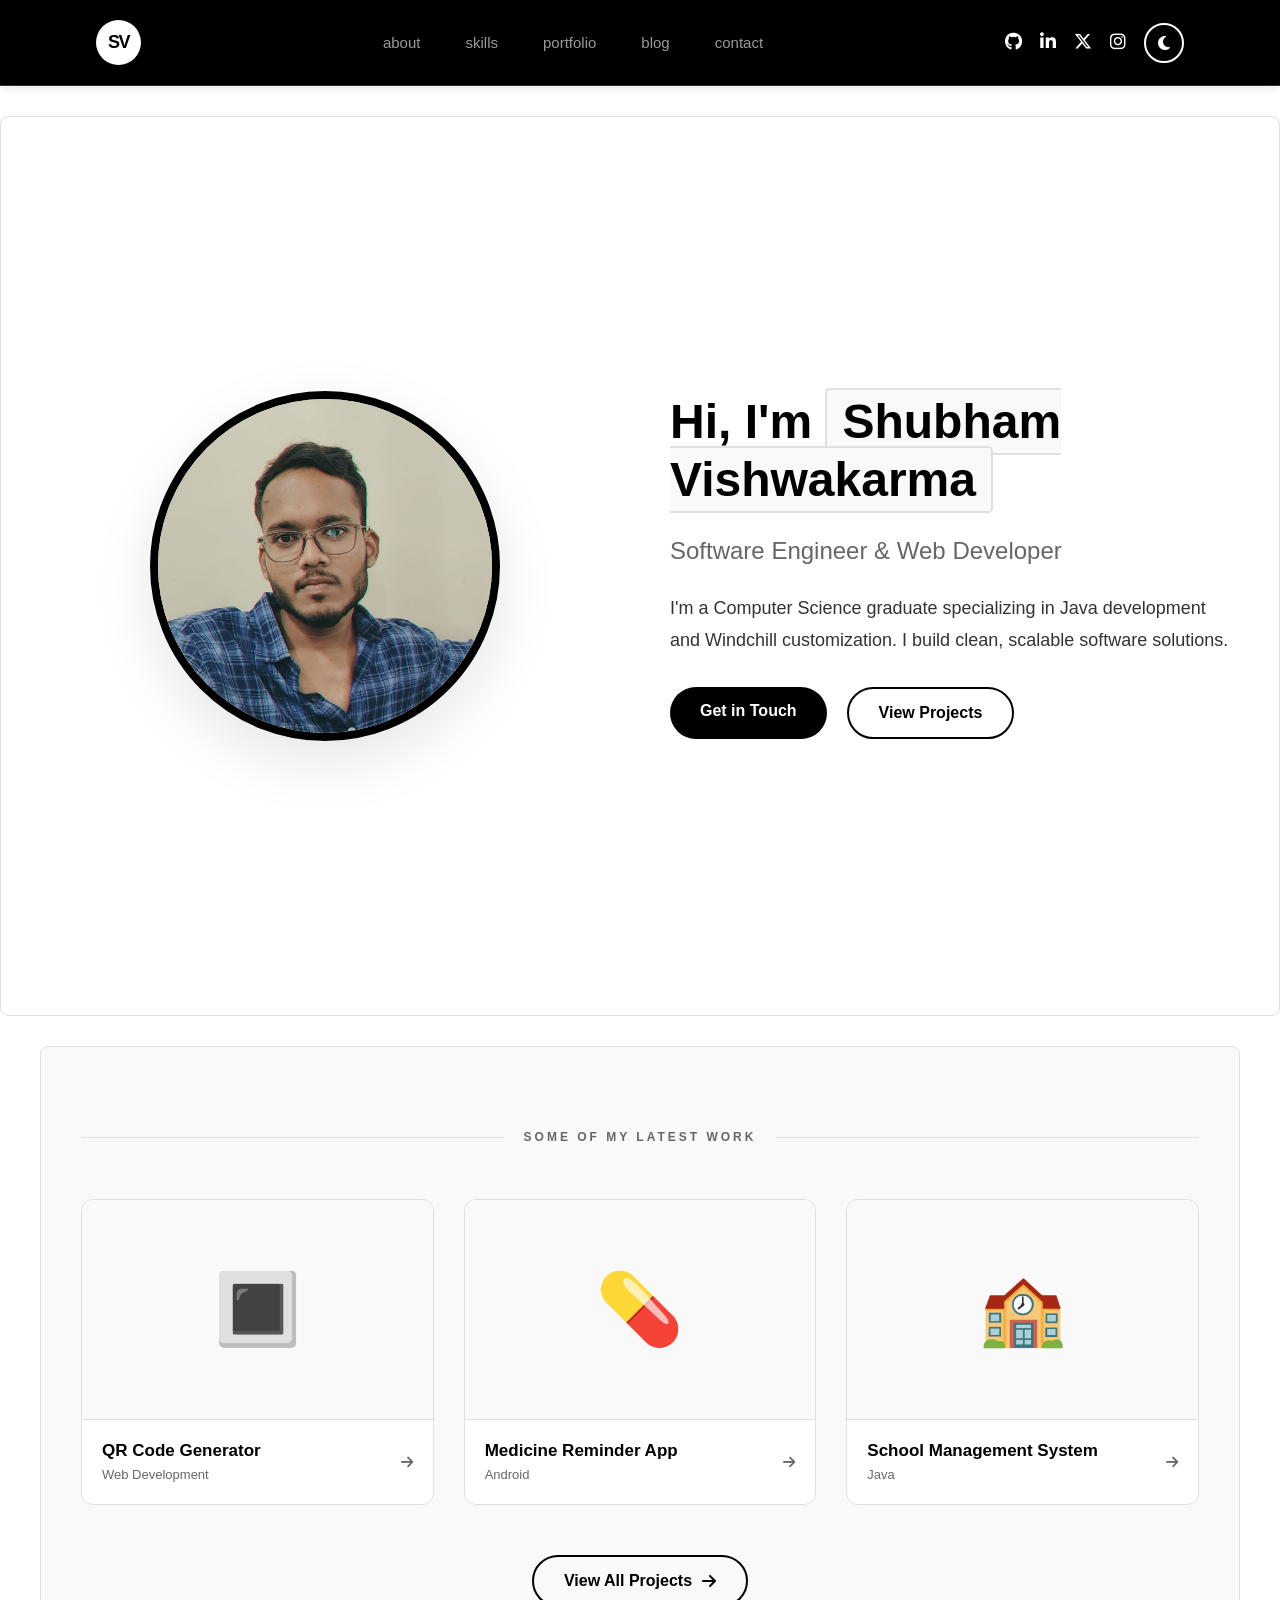
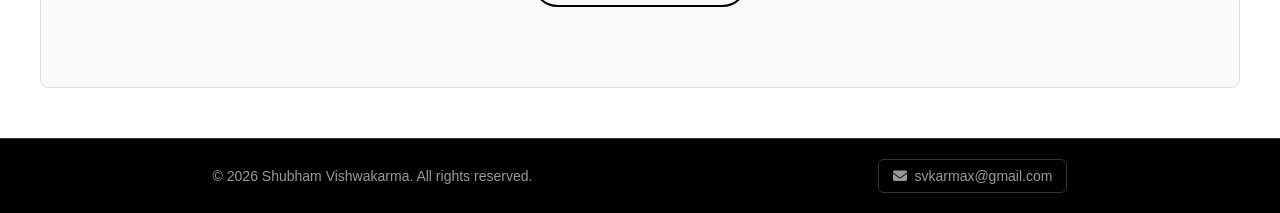
<file: index.html>
<!DOCTYPE html>
<html lang="en">
<head>
    <meta charset="UTF-8">
    <meta name="viewport" content="width=device-width, initial-scale=1.0">
    <title>Shubham Vishwakarma | Software Engineer & Web Developer</title>

    <!-- SEO -->
    <meta name="description" content="Shubham Vishwakarma - Software Engineer
    specializing in Java development and Windchill customization.">
    <meta name="author" content="Shubham Vishwakarma">

    <!-- Favicon -->
    <link rel="icon" type="image/svg+xml" href="svg/favicon.svg">
    <link rel="stylesheet" href="https://cdnjs.cloudflare.com/ajax/libs/font-awesome/6.5.1/css/all.min.css">
    <link rel="stylesheet" href="css/style.css">
</head>
<body>

<!-- HEADER -->
<header class="navbar">
    <div class="nav-container">

        <!-- Logo -->
        <div class="logo">
            <a href="index.html" class="logo-link">
                <div class="logo-circular">
                    <div class="initials">SV</div>
                </div>
            </a>
        </div>

        <!-- Navigation Links -->
        <nav class="nav-links">
            <a href="about/index.html">about</a>
            <a href="skills/index.html">skills</a>
            <a href="portfolio/index.html">portfolio</a>
            <a href="blog/index.html">blog</a>
            <a href="contact/index.html">contact</a>
        </nav>

        <button class="hamburger" id="hamburger" aria-label="Menu">
            <span></span>
            <span></span>
            <span></span>
        </button>

        <div class="nav-social">
            <a href="https://github.com/svkarmax" target="_blank" aria-label="GitHub">
                <i class="fab fa-github"></i>
            </a>
            <a href="https://linkedin.com/in/svkarmax" target="_blank" aria-label="LinkedIn">
                <i class="fab fa-linkedin-in"></i>
            </a>
            <a href="https://twitter.com/yourusername" target="_blank" aria-label="Twitter">
                <i class="fab fa-x-twitter"></i>
            </a>
            <a href="https://instagram.com/svkarmax" target="_blank" aria-label="Instagram">
                <i class="fab fa-instagram"></i>
            </a>

            <!-- Theme Toggle Button -->
            <button id="theme-toggle" class="theme-toggle" aria-label="Toggle theme">
                <i class="fas fa-moon"></i>
            </button>
        </div>

    </div>
</header>

<!-- HERO SECTION -->
<section class="hero">
    <div class="hero-container">

        <!-- Photo -->
        <div class="hero-image">
            <img src="images/profile.jpeg" alt="Shubham Vishwakarma">
        </div>

        <!-- Text Content -->
        <div class="hero-content">
            <h1>Hi, I'm <span class="highlight">Shubham Vishwakarma</span></h1>
            <p class="subtitle">Software Engineer & Web Developer</p>
            <p class="description">
                I'm a Computer Science graduate specializing in Java development
                and Windchill customization. I build clean, scalable software solutions.
            </p>
            <div class="hero-buttons">
                <a href="contact/index.html" class="btn btn-primary">Get in Touch</a>
                <a href="portfolio/index.html" class="btn btn-secondary">View Projects</a>
            </div>
        </div>

    </div>
</section>

<!-- WORK SECTION -->
<section class="work-section" id="projects">
    <div class="work-header">
        <p class="work-label">SOME OF MY LATEST WORK</p>
    </div>

    <!-- Cards auto generated from projects.js -->
    <div class="work-grid" id="featured-grid"></div>

    <!-- View All -->
    <div class="work-more">
        <a href="portfolio/index.html" class="btn btn-secondary">
            View All Projects <i class="fas fa-arrow-right"></i>
        </a>
    </div>
</section>



<!-- Scroll to Top Button -->
<button id="scrollTopBtn" class="scroll-top-btn" aria-label="Scroll to top">
    <i class="fas fa-chevron-up"></i>
</button>




<!-- FOOTER -->
<footer class="footer">
    <div class="footer-bottom">
        <div class="footer-bottom-container">
            <p>© 2026 Shubham Vishwakarma. All rights reserved.</p>
            <a href="https://mail.google.com/mail/?view=cm&to=svkarmax@gmail.com"
               target="_blank" class="footer-mail-link">
                <i class="fas fa-envelope"></i>
                svkarmax@gmail.com
            </a>
        </div>
    </div>
</footer>

<!-- Load projects data FIRST then script -->
<script src="js/projects.js"></script>
<script src="js/script.js"></script>

</body>
</html>
</file>
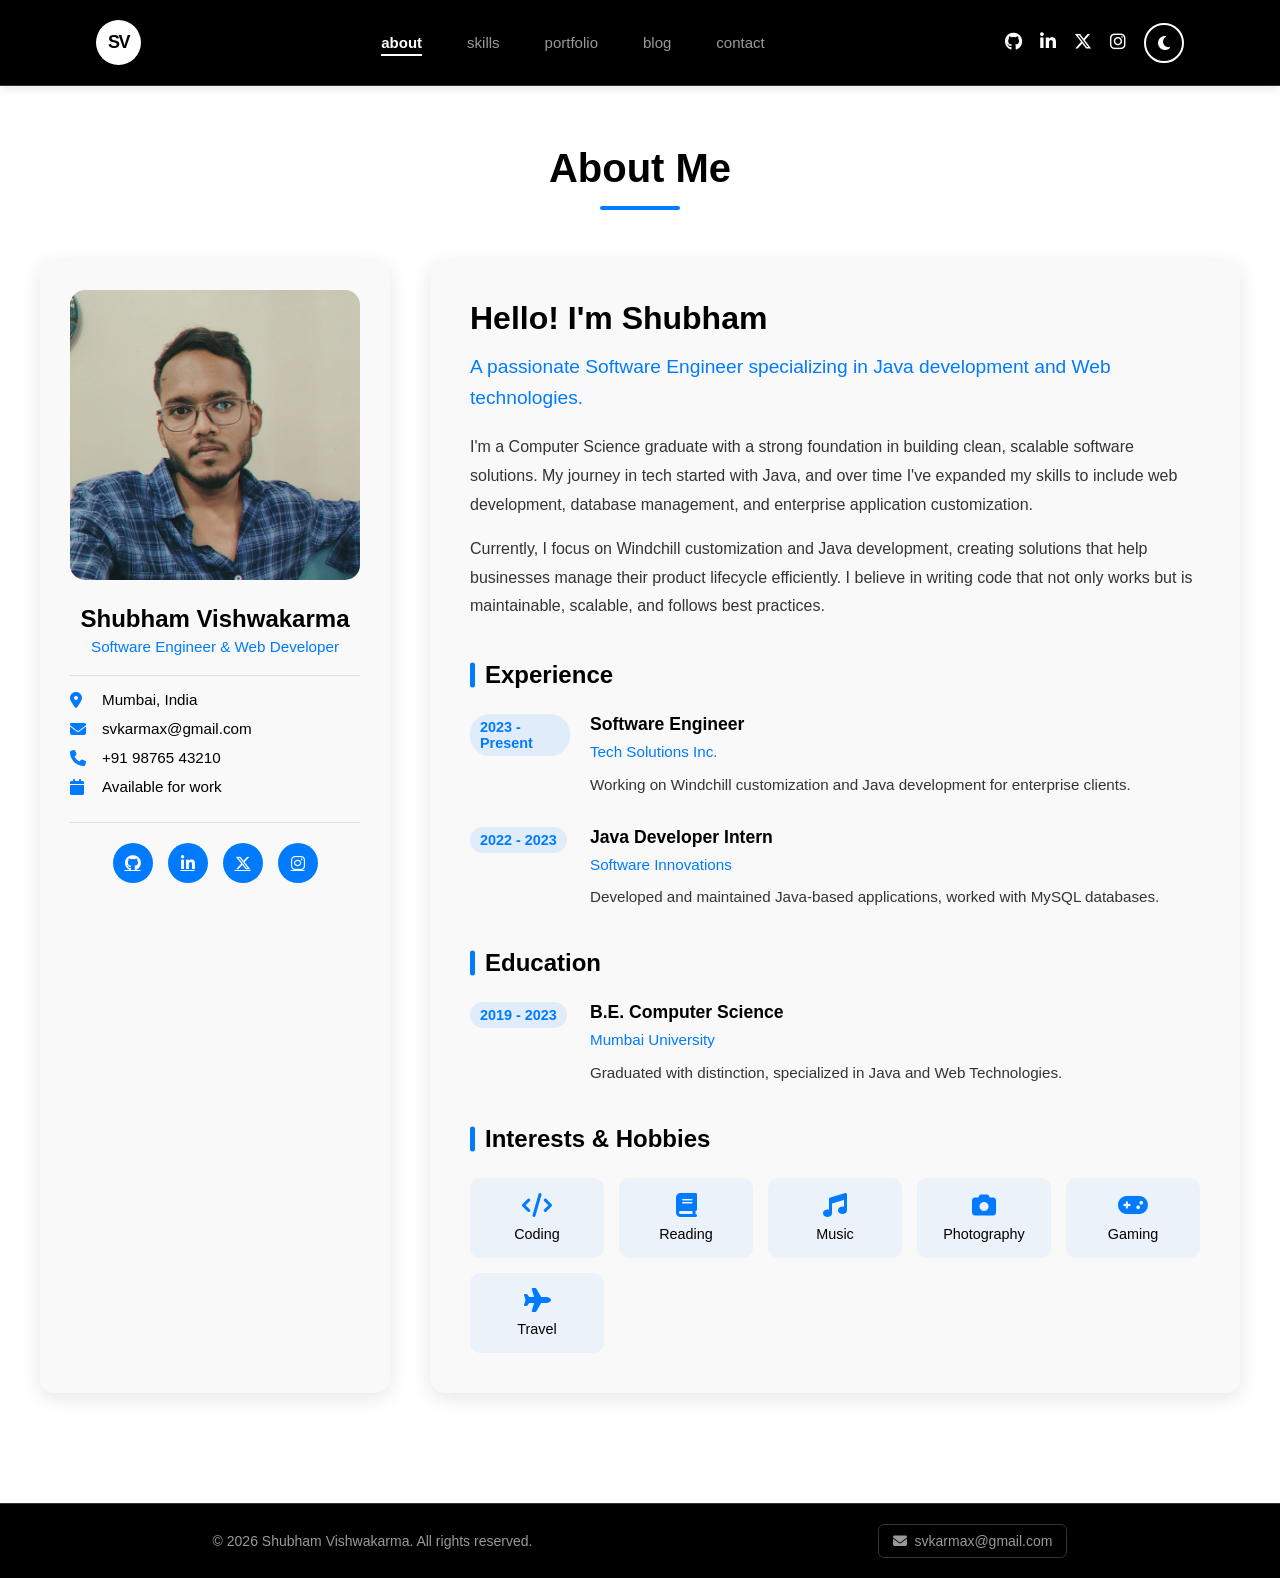
<file: about/index.html>
<!DOCTYPE html>
<html lang="en">
<head>
    <meta charset="UTF-8">
    <meta name="viewport" content="width=device-width, initial-scale=1.0">
    <title>About Me | Shubham Vishwakarma</title>

    <!-- SEO -->
    <meta name="description" content="About Shubham Vishwakarma - Software Engineer specializing in Java development and Windchill customization.">

    <!-- Favicon -->
    <link rel="icon" type="image/svg+xml" href="../svg/favicon.svg">
    <link rel="stylesheet" href="https://cdnjs.cloudflare.com/ajax/libs/font-awesome/6.5.1/css/all.min.css">
    <link rel="stylesheet" href="../css/style.css">
</head>
<body>

<!-- HEADER (same as index.html) -->
<header class="navbar">
    <div class="nav-container">
        <div class="logo">
            <a href="../index.html" class="logo-link">
                <div class="logo-circular">
                    <div class="initials">SV</div>
                </div>
            </a>
        </div>

        <nav class="nav-links">
            <a href="../about/index.html">about</a>
            <a href="../skills/index.html">skills</a>
            <a href="../portfolio/index.html">portfolio</a>
            <a href="../blog/index.html">blog</a>
            <a href="../contact/index.html">contact</a>
        </nav>

        <button class="hamburger" id="hamburger" aria-label="Menu">
            <span></span>
            <span></span>
            <span></span>
        </button>

        <div class="nav-social">
            <a href="https://github.com/svkarmax" target="_blank" aria-label="GitHub">
                <i class="fab fa-github"></i>
            </a>
            <a href="https://linkedin.com/in/svkarmax" target="_blank" aria-label="LinkedIn">
                <i class="fab fa-linkedin-in"></i>
            </a>
            <a href="https://twitter.com/yourusername" target="_blank" aria-label="Twitter">
                <i class="fab fa-x-twitter"></i>
            </a>
            <a href="https://instagram.com/svkarmax" target="_blank" aria-label="Instagram">
                <i class="fab fa-instagram"></i>
            </a>
            <button id="theme-toggle" class="theme-toggle" aria-label="Toggle theme">
                <i class="fas fa-moon"></i>
            </button>
        </div>
    </div>
</header>

<!-- ABOUT PAGE CONTENT -->
<main class="about-page">
    <div class="container">
        <!-- Page Header -->
        <div class="page-header">
            <h1>About Me</h1>
            <div class="header-line"></div>
        </div>

        <!-- About Content -->
        <div class="about-content">
            <!-- Left Column - Profile Image & Info -->
            <div class="about-left">
                <div class="profile-image-large">
                    <img src="../images/profile.jpeg" alt="Shubham Vishwakarma">
                </div>

                <div class="personal-info">
                    <h3>Shubham Vishwakarma</h3>
                    <p class="title">Software Engineer & Web Developer</p>

                    <div class="info-details">
                        <div class="info-item">
                            <i class="fas fa-map-marker-alt"></i>
                            <span>Mumbai, India</span>
                        </div>
                        <div class="info-item">
                            <i class="fas fa-envelope"></i>
                            <span>svkarmax@gmail.com</span>
                        </div>
                        <div class="info-item">
                            <i class="fas fa-phone"></i>
                            <span>+91 98765 43210</span>
                        </div>
                        <div class="info-item">
                            <i class="fas fa-calendar"></i>
                            <span>Available for work</span>
                        </div>
                    </div>

                    <div class="social-links">
                        <a href="https://github.com/svkarmax" target="_blank"><i class="fab fa-github"></i></a>
                        <a href="https://linkedin.com/in/svkarmax" target="_blank"><i class="fab fa-linkedin-in"></i></a>
                        <a href="https://twitter.com/yourusername" target="_blank"><i class="fab fa-x-twitter"></i></a>
                        <a href="https://instagram.com/svkarmax" target="_blank"><i class="fab fa-instagram"></i></a>
                    </div>
                </div>
            </div>

            <!-- Right Column - Bio & Details -->
            <div class="about-right">
                <div class="bio-section">
                    <h2>Hello! I'm Shubham</h2>
                    <p class="lead">A passionate Software Engineer specializing in Java development and Web technologies.</p>

                    <p>I'm a Computer Science graduate with a strong foundation in building clean, scalable software solutions. My journey in tech started with Java, and over time I've expanded my skills to include web development, database management, and enterprise application customization.</p>

                    <p>Currently, I focus on Windchill customization and Java development, creating solutions that help businesses manage their product lifecycle efficiently. I believe in writing code that not only works but is maintainable, scalable, and follows best practices.</p>
                </div>

                <div class="experience-section">
                    <h3>Experience</h3>

                    <div class="timeline">
                        <div class="timeline-item">
                            <div class="timeline-left">
                                <span class="year">2023 - Present</span>
                            </div>
                            <div class="timeline-right">
                                <h4>Software Engineer</h4>
                                <p class="company">Tech Solutions Inc.</p>
                                <p>Working on Windchill customization and Java development for enterprise clients.</p>
                            </div>
                        </div>

                        <div class="timeline-item">
                            <div class="timeline-left">
                                <span class="year">2022 - 2023</span>
                            </div>
                            <div class="timeline-right">
                                <h4>Java Developer Intern</h4>
                                <p class="company">Software Innovations</p>
                                <p>Developed and maintained Java-based applications, worked with MySQL databases.</p>
                            </div>
                        </div>
                    </div>
                </div>

                <div class="education-section">
                    <h3>Education</h3>

                    <div class="timeline">
                        <div class="timeline-item">
                            <div class="timeline-left">
                                <span class="year">2019 - 2023</span>
                            </div>
                            <div class="timeline-right">
                                <h4>B.E. Computer Science</h4>
                                <p class="company">Mumbai University</p>
                                <p>Graduated with distinction, specialized in Java and Web Technologies.</p>
                            </div>
                        </div>
                    </div>
                </div>

                <div class="interests-section">
                    <h3>Interests & Hobbies</h3>
                    <div class="interests-grid">
                        <div class="interest-item">
                            <i class="fas fa-code"></i>
                            <span>Coding</span>
                        </div>
                        <div class="interest-item">
                            <i class="fas fa-book"></i>
                            <span>Reading</span>
                        </div>
                        <div class="interest-item">
                            <i class="fas fa-music"></i>
                            <span>Music</span>
                        </div>
                        <div class="interest-item">
                            <i class="fas fa-camera"></i>
                            <span>Photography</span>
                        </div>
                        <div class="interest-item">
                            <i class="fas fa-gamepad"></i>
                            <span>Gaming</span>
                        </div>
                        <div class="interest-item">
                            <i class="fas fa-plane"></i>
                            <span>Travel</span>
                        </div>
                    </div>
                </div>
            </div>
        </div>
    </div>
</main>

<!-- Scroll to Top Button -->
<button id="scrollTopBtn" class="scroll-top-btn" aria-label="Scroll to top">
    <i class="fas fa-chevron-up"></i>
</button>

<!-- FOOTER -->
<footer class="footer">
    <div class="footer-bottom">
        <div class="footer-bottom-container">
            <p>© 2026 Shubham Vishwakarma. All rights reserved.</p>
            <a href="https://mail.google.com/mail/?view=cm&to=svkarmax@gmail.com"
               target="_blank" class="footer-mail-link">
                <i class="fas fa-envelope"></i>
                svkarmax@gmail.com
            </a>
        </div>
    </div>
</footer>

<!-- Scripts -->
<script src="../js/projects.js"></script>
<script src="../js/script.js"></script>

</body>
</html>
</file>
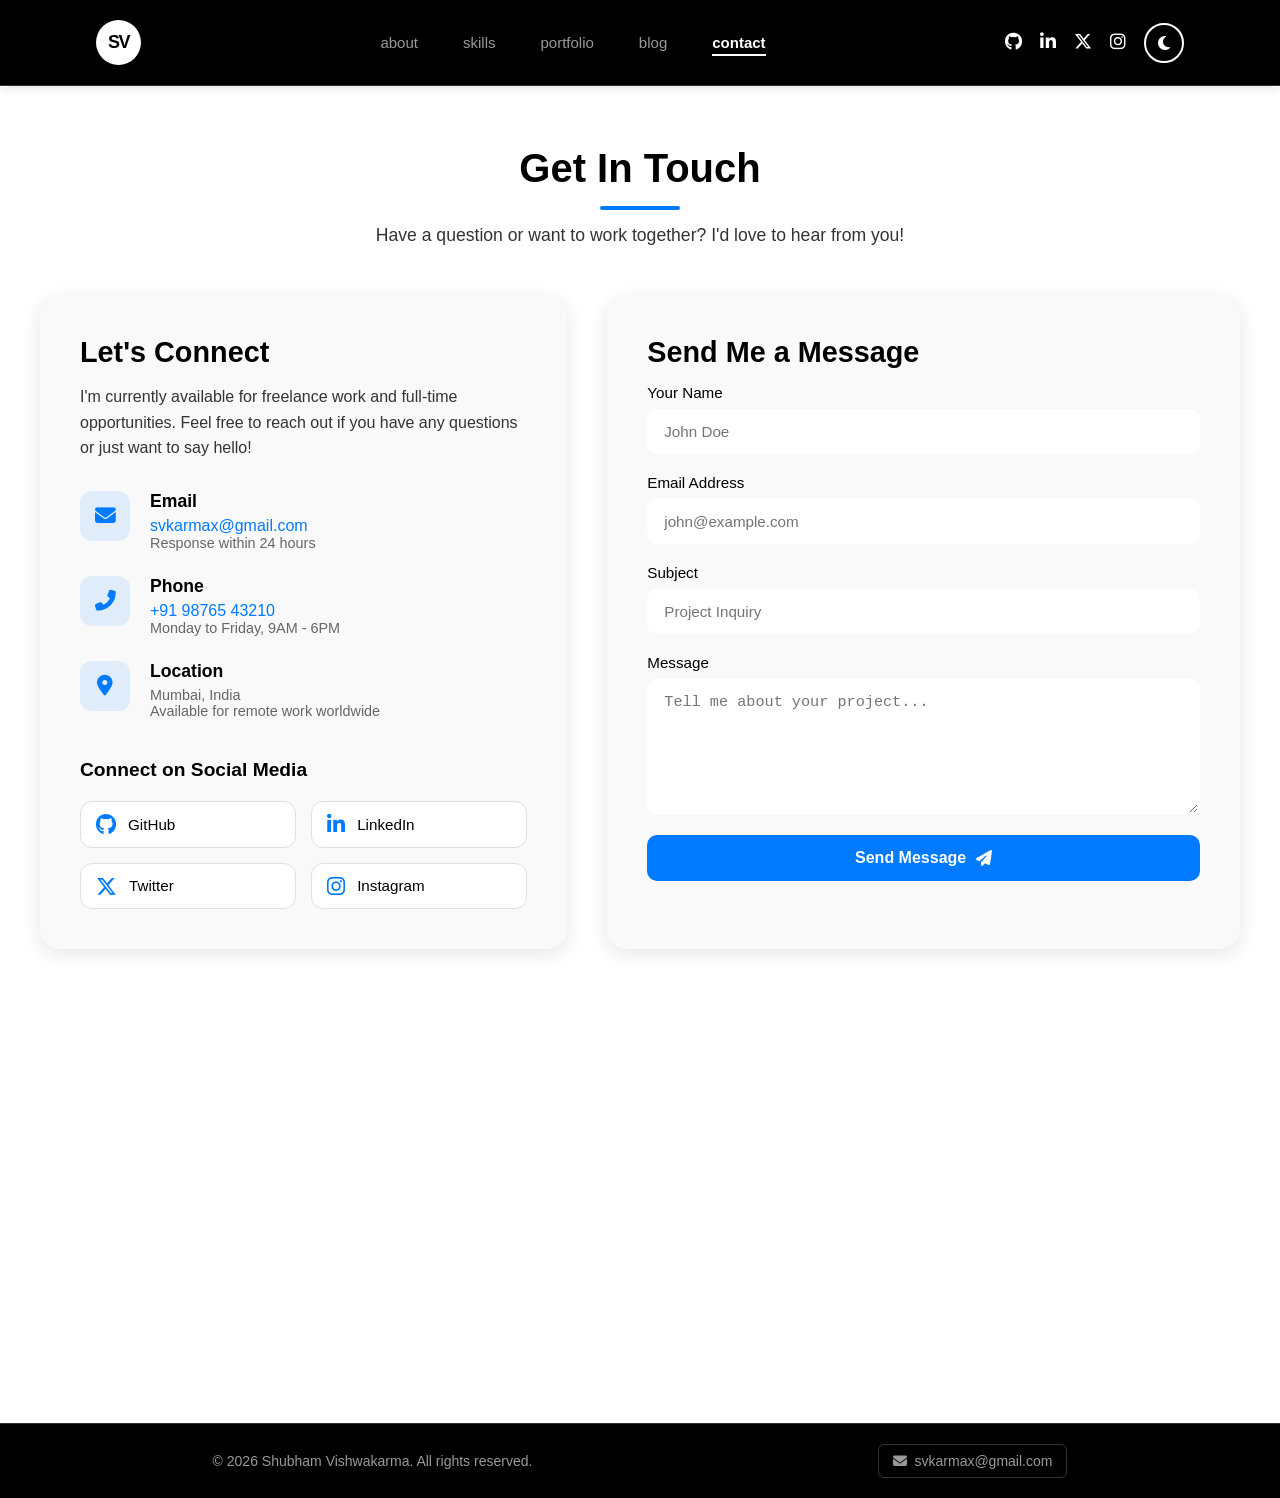
<file: contact/index.html>
<!DOCTYPE html>
<html lang="en">
<head>
    <meta charset="UTF-8">
    <meta name="viewport" content="width=device-width, initial-scale=1.0">
    <title>Contact | Shubham Vishwakarma</title>

    <!-- SEO -->
    <meta name="description" content="Get in touch with Shubham Vishwakarma - Software Engineer specializing in Java and Web Development">

    <!-- Favicon -->
    <link rel="icon" type="image/svg+xml" href="../svg/favicon.svg">
    <link rel="stylesheet" href="https://cdnjs.cloudflare.com/ajax/libs/font-awesome/6.5.1/css/all.min.css">
    <link rel="stylesheet" href="../css/style.css">
</head>
<body>

<!-- HEADER (same as index.html) -->
<header class="navbar">
    <div class="nav-container">
        <div class="logo">
            <a href="../index.html" class="logo-link">
                <div class="logo-circular">
                    <div class="initials">SV</div>
                </div>
            </a>
        </div>

        <nav class="nav-links">
            <a href="../about/index.html">about</a>
            <a href="../skills/index.html">skills</a>
            <a href="../portfolio/index.html">portfolio</a>
            <a href="../blog/index.html">blog</a>
            <a href="../contact/index.html">contact</a>
        </nav>

        <button class="hamburger" id="hamburger" aria-label="Menu">
            <span></span>
            <span></span>
            <span></span>
        </button>

        <div class="nav-social">
            <a href="https://github.com/svkarmax" target="_blank" aria-label="GitHub">
                <i class="fab fa-github"></i>
            </a>
            <a href="https://linkedin.com/in/svkarmax" target="_blank" aria-label="LinkedIn">
                <i class="fab fa-linkedin-in"></i>
            </a>
            <a href="https://twitter.com/yourusername" target="_blank" aria-label="Twitter">
                <i class="fab fa-x-twitter"></i>
            </a>
            <a href="https://instagram.com/svkarmax" target="_blank" aria-label="Instagram">
                <i class="fab fa-instagram"></i>
            </a>
            <button id="theme-toggle" class="theme-toggle" aria-label="Toggle theme">
                <i class="fas fa-moon"></i>
            </button>
        </div>
    </div>
</header>

<!-- CONTACT PAGE CONTENT -->
<main class="contact-page">
    <div class="container">
        <!-- Page Header -->
        <div class="page-header">
            <h1>Get In Touch</h1>
            <div class="header-line"></div>
            <p class="header-subtitle">Have a question or want to work together? I'd love to hear from you!</p>
        </div>

        <!-- Contact Content -->
        <div class="contact-content">
            <!-- Left Column - Contact Info -->
            <div class="contact-info">
                <h2>Let's Connect</h2>
                <p class="contact-description">
                    I'm currently available for freelance work and full-time opportunities.
                    Feel free to reach out if you have any questions or just want to say hello!
                </p>

                <!-- Contact Methods -->
                <div class="contact-methods">
                    <!-- Email -->
                    <div class="contact-method">
                        <div class="method-icon">
                            <i class="fas fa-envelope"></i>
                        </div>
                        <div class="method-details">
                            <h3>Email</h3>
                            <a href="mailto:svkarmax@gmail.com">svkarmax@gmail.com</a>
                            <p>Response within 24 hours</p>
                        </div>
                    </div>

                    <!-- Phone -->
                    <div class="contact-method">
                        <div class="method-icon">
                            <i class="fas fa-phone-alt"></i>
                        </div>
                        <div class="method-details">
                            <h3>Phone</h3>
                            <a href="tel:+919876543210">+91 98765 43210</a>
                            <p>Monday to Friday, 9AM - 6PM</p>
                        </div>
                    </div>

                    <!-- Location -->
                    <div class="contact-method">
                        <div class="method-icon">
                            <i class="fas fa-map-marker-alt"></i>
                        </div>
                        <div class="method-details">
                            <h3>Location</h3>
                            <p>Mumbai, India</p>
                            <p>Available for remote work worldwide</p>
                        </div>
                    </div>
                </div>

                <!-- Social Connect -->
                <div class="social-connect">
                    <h3>Connect on Social Media</h3>
                    <div class="social-grid">
                        <a href="https://github.com/svkarmax" target="_blank" class="social-item">
                            <i class="fab fa-github"></i>
                            <span>GitHub</span>
                        </a>
                        <a href="https://linkedin.com/in/svkarmax" target="_blank" class="social-item">
                            <i class="fab fa-linkedin-in"></i>
                            <span>LinkedIn</span>
                        </a>
                        <a href="https://twitter.com/yourusername" target="_blank" class="social-item">
                            <i class="fab fa-x-twitter"></i>
                            <span>Twitter</span>
                        </a>
                        <a href="https://instagram.com/svkarmax" target="_blank" class="social-item">
                            <i class="fab fa-instagram"></i>
                            <span>Instagram</span>
                        </a>
                    </div>
                </div>
            </div>

            <!-- Right Column - Contact Form -->
            <div class="contact-form-container">
                <h2>Send Me a Message</h2>
                <form id="contactForm" class="contact-form">
                    <!-- Name Field -->
                    <div class="form-group">
                        <label for="name">Your Name</label>
                        <input type="text" id="name" name="name" placeholder="John Doe" required>
                    </div>

                    <!-- Email Field -->
                    <div class="form-group">
                        <label for="email">Email Address</label>
                        <input type="email" id="email" name="email" placeholder="john@example.com" required>
                    </div>

                    <!-- Subject Field -->
                    <div class="form-group">
                        <label for="subject">Subject</label>
                        <input type="text" id="subject" name="subject" placeholder="Project Inquiry" required>
                    </div>

                    <!-- Message Field -->
                    <div class="form-group">
                        <label for="message">Message</label>
                        <textarea id="message" name="message" rows="6" placeholder="Tell me about your project..." required></textarea>
                    </div>

                    <!-- Submit Button -->
                    <button type="submit" class="submit-btn">
                        Send Message <i class="fas fa-paper-plane"></i>
                    </button>
                </form>

                <!-- Form Status Message -->
                <div id="formStatus" class="form-status"></div>
            </div>
        </div>

        <!-- Map Section (Optional) -->
        <div class="map-section">
            <iframe
                    src="https://www.google.com/maps/embed?pb=!1m18!1m12!1m3!1d241317.11609823277!2d72.74109995!3d19.0821978!2m3!1f0!2f0!3f0!3m2!1i1024!2i768!4f13.1!3m3!1m2!1s0x3be7c6306644edc1%3A0x5da4ed8f8d648c69!2sMumbai%2C%20Maharashtra!5e0!3m2!1sen!2sin!4v1645567890123!5m2!1sen!2sin"
                    width="100%"
                    height="300"
                    style="border:0; border-radius: 15px;"
                    allowfullscreen=""
                    loading="lazy">
            </iframe>
        </div>
    </div>
</main>

<!-- Scroll to Top Button -->
<button id="scrollTopBtn" class="scroll-top-btn" aria-label="Scroll to top">
    <i class="fas fa-chevron-up"></i>
</button>

<!-- FOOTER -->
<footer class="footer">
    <div class="footer-bottom">
        <div class="footer-bottom-container">
            <p>© 2026 Shubham Vishwakarma. All rights reserved.</p>
            <a href="https://mail.google.com/mail/?view=cm&to=svkarmax@gmail.com"
               target="_blank" class="footer-mail-link">
                <i class="fas fa-envelope"></i>
                svkarmax@gmail.com
            </a>
        </div>
    </div>
</footer>

<!-- Scripts -->
<script src="../js/projects.js"></script>
<script src="../js/script.js"></script>
<script>
    // Contact Form Handling
    document.addEventListener('DOMContentLoaded', function() {
        const contactForm = document.getElementById('contactForm');
        const formStatus = document.getElementById('formStatus');

        if (contactForm) {
            contactForm.addEventListener('submit', function(e) {
                e.preventDefault();

                // Show sending status
                formStatus.innerHTML = '<div class="status-message sending"><i class="fas fa-spinner fa-spin"></i> Sending message...</div>';
                formStatus.style.display = 'block';

                // Get form data
                const formData = {
                    name: document.getElementById('name').value,
                    email: document.getElementById('email').value,
                    subject: document.getElementById('subject').value,
                    message: document.getElementById('message').value
                };

                // Simulate form submission (replace with actual API call)
                setTimeout(() => {
                    // Success message
                    formStatus.innerHTML = '<div class="status-message success"><i class="fas fa-check-circle"></i> Message sent successfully! I\'ll get back to you soon.</div>';

                    // Clear form
                    contactForm.reset();

                    // Hide status after 5 seconds
                    setTimeout(() => {
                        formStatus.style.display = 'none';
                    }, 5000);
                }, 1500);

                // For actual form submission, use fetch API:
                /*
                fetch('your-backend-endpoint', {
                    method: 'POST',
                    headers: {
                        'Content-Type': 'application/json',
                    },
                    body: JSON.stringify(formData)
                })
                .then(response => response.json())
                .then(data => {
                    formStatus.innerHTML = '<div class="status-message success"><i class="fas fa-check-circle"></i> Message sent successfully!</div>';
                    contactForm.reset();
                })
                .catch(error => {
                    formStatus.innerHTML = '<div class="status-message error"><i class="fas fa-exclamation-circle"></i> Something went wrong. Please try again.</div>';
                });
                */
            });
        }
    });
</script>

</body>
</html>
</file>
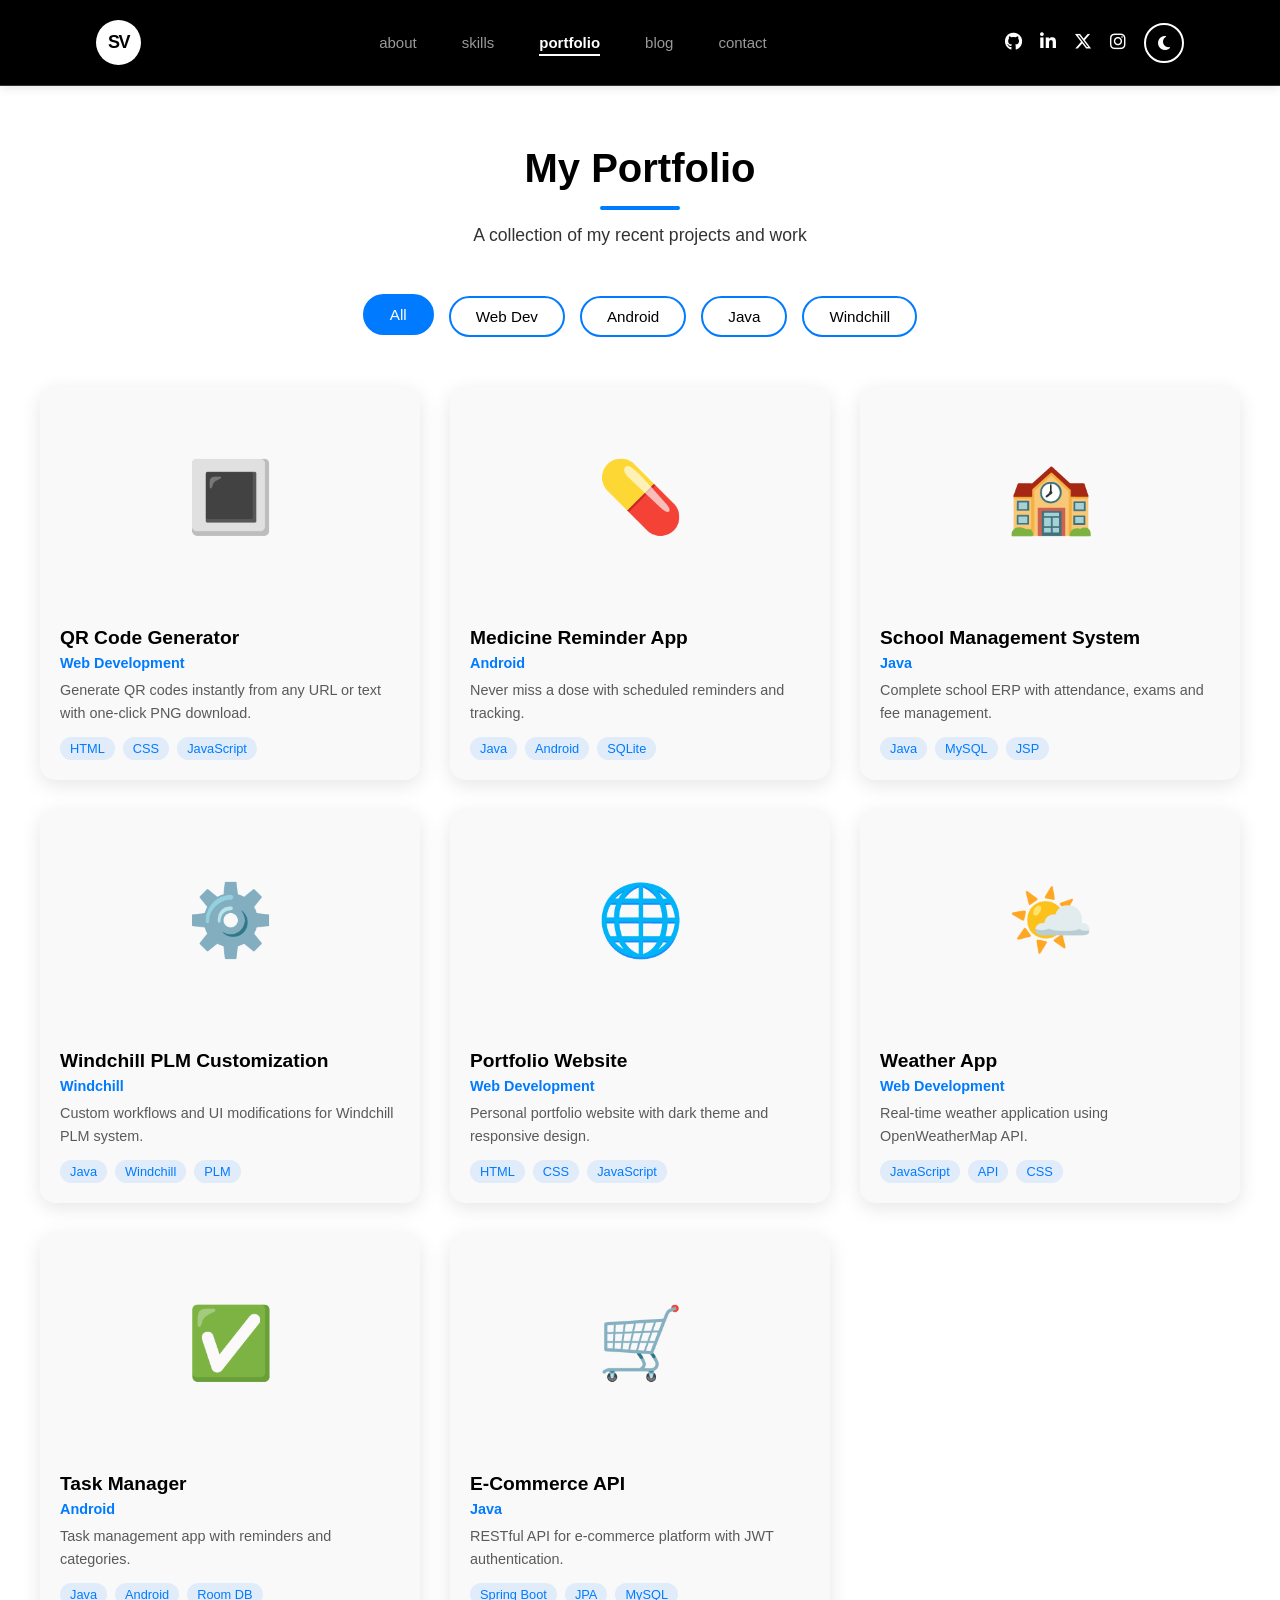
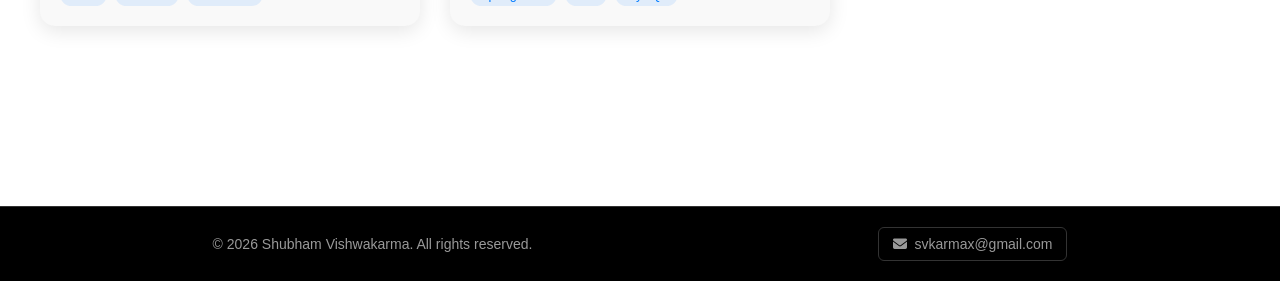
<file: portfolio/index.html>
<!DOCTYPE html>
<html lang="en">
<head>
    <meta charset="UTF-8">
    <meta name="viewport" content="width=device-width, initial-scale=1.0">
    <title>Portfolio | Shubham Vishwakarma</title>
    <link rel="icon" type="image/svg+xml" href="../svg/favicon.svg">
    <link rel="stylesheet" href="https://cdnjs.cloudflare.com/ajax/libs/font-awesome/6.5.1/css/all.min.css">
    <link rel="stylesheet" href="../css/style.css">
</head>
<body>

<header class="navbar">
    <div class="nav-container">
        <div class="logo">
            <a href="../index.html" class="logo-link">
                <div class="logo-circular">
                    <div class="initials">SV</div>
                </div>
            </a>
        </div>
        <nav class="nav-links">
            <a href="../about/index.html">about</a>
            <a href="../skills/index.html">skills</a>
            <a href="../portfolio/index.html">portfolio</a>
            <a href="../blog/index.html">blog</a>
            <a href="../contact/index.html">contact</a>
        </nav>

        <button class="hamburger" id="hamburger" aria-label="Menu">
            <span></span>
            <span></span>
            <span></span>
        </button>

        <div class="nav-social">
            <a href="https://github.com/svkarmax" target="_blank"><i class="fab fa-github"></i></a>
            <a href="https://linkedin.com/in/svkarmax" target="_blank"><i class="fab fa-linkedin-in"></i></a>
            <a href="https://x.com/svkarmax" target="_blank"><i class="fab fa-x-twitter"></i></a>
            <a href="https://instagram.com/svkarmax" target="_blank"><i class="fab fa-instagram"></i></a>
            <button id="theme-toggle" class="theme-toggle"><i class="fas fa-moon"></i></button>
        </div>

    </div>
</header>

<main class="portfolio-page">
    <div class="container">
        <div class="page-header">
            <h1>My Portfolio</h1>
            <div class="header-line"></div>
            <p class="header-subtitle">A collection of my recent projects and work</p>
        </div>

        <div class="portfolio-categories">
            <button class="category-btn active" data-filter="all">All</button>
            <button class="category-btn" data-filter="Web Development">Web Dev</button>
            <button class="category-btn" data-filter="Android">Android</button>
            <button class="category-btn" data-filter="Java">Java</button>
            <button class="category-btn" data-filter="Windchill">Windchill</button>
        </div>

        <div class="portfolio-grid" id="portfolio-grid">
            <div class="loading">Loading projects...</div>
        </div>
    </div>
</main>

<button id="scrollTopBtn" class="scroll-top-btn" aria-label="Scroll to top">
    <i class="fas fa-chevron-up"></i>
</button>

<footer class="footer">
    <div class="footer-bottom">
        <div class="footer-bottom-container">
            <p>© 2026 Shubham Vishwakarma. All rights reserved.</p>
            <a href="https://mail.google.com/mail/?view=cm&to=svkarmax@gmail.com"
               target="_blank" class="footer-mail-link">
                <i class="fas fa-envelope"></i>
                svkarmax@gmail.com
            </a>
        </div>
    </div>
</footer>

<script src="../js/projects.js"></script>
<script src="../js/script.js"></script>
<script>
    // Portfolio-specific code only — hamburger handled by script.js
    document.addEventListener('DOMContentLoaded', function () {

        const grid = document.getElementById('portfolio-grid');
        if (typeof projects === 'undefined') {
            grid.innerHTML = '<p style="color:red">Error: projects.js not loaded</p>';
            return;
        }

        function renderProjects(filter) {
            const filtered = filter === 'all'
                ? projects
                : projects.filter(p => p.category === filter);

            grid.innerHTML = filtered.map(project => `
                <div class="portfolio-card" data-category="${project.category}">
                    <div class="portfolio-image">
                        ${project.image
                            ? `<img src="${project.image}" alt="${project.title}">`
                            : `<div class="work-placeholder">${project.placeholder || '📁'}</div>`
                        }
                        <div class="portfolio-overlay">
                            <div class="overlay-content">
                                <h4>${project.title}</h4>
                                <p>${project.category}</p>
                                <div class="overlay-links">
                                    ${project.link !== '#' ? `<a href="${project.link}" target="_blank" class="overlay-link"><i class="fas fa-external-link-alt"></i></a>` : ''}
                                    ${project.github !== '#' ? `<a href="${project.gitHub}" target="_blank" class="overlay-link"><i class="fab fa-github"></i></a>` : ''}
                                </div>
                            </div>
                        </div>
                    </div>
                    <div class="portfolio-info">
                        <h3>${project.title}</h3>
                        <p class="portfolio-category-tag">${project.category}</p>
                        <p class="portfolio-description">${project.description}</p>
                        <div class="portfolio-tags">
                            ${project.tags.map(tag => `<span class="tag">${tag}</span>`).join('')}
                        </div>
                    </div>
                </div>
            `).join('');
        }

        renderProjects('all');

        document.querySelectorAll('.portfolio-categories .category-btn').forEach(btn => {
            btn.addEventListener('click', function () {
                document.querySelectorAll('.portfolio-categories .category-btn')
                    .forEach(b => b.classList.remove('active'));
                this.classList.add('active');
                renderProjects(this.dataset.filter);
            });
        });
    });
</script>
</body>
</html>
</file>
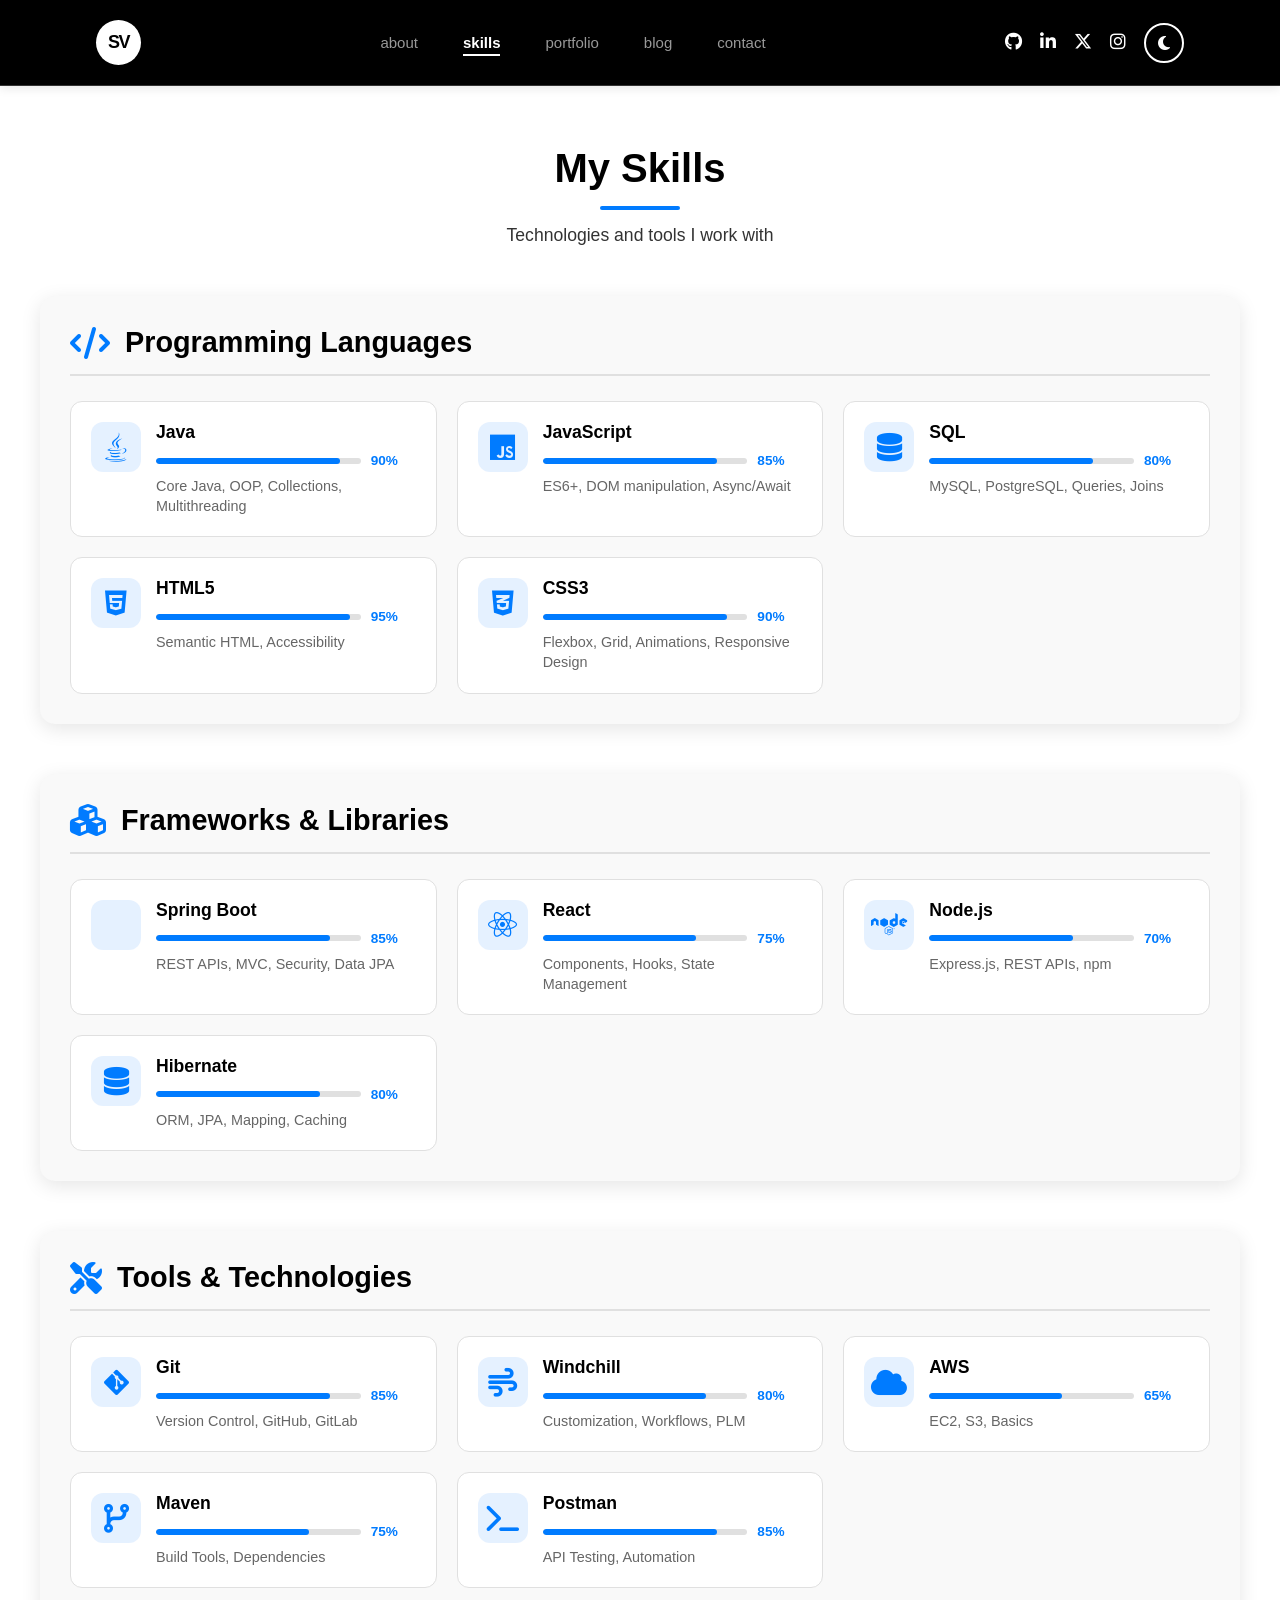
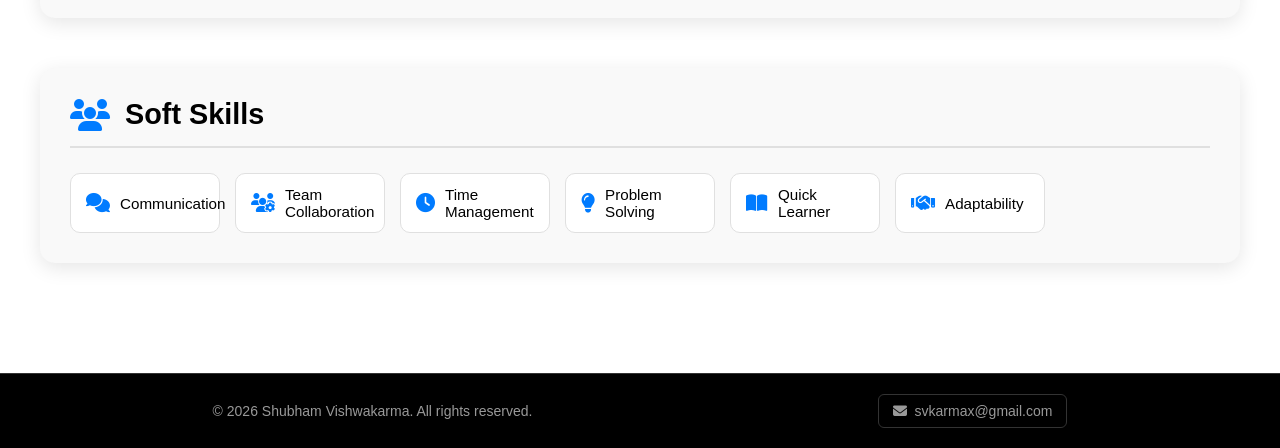
<file: skills/index.html>
<!DOCTYPE html>
<html lang="en">
<head>
    <meta charset="UTF-8">
    <meta name="viewport" content="width=device-width, initial-scale=1.0">
    <title>Skills | Shubham Vishwakarma</title>

    <!-- SEO -->
    <meta name="description" content="Technical skills of Shubham Vishwakarma - Software Engineer specializing in Java, Web Development, and Windchill">

    <!-- Favicon -->
    <link rel="icon" type="image/svg+xml" href="../svg/favicon.svg">
    <link rel="stylesheet" href="https://cdnjs.cloudflare.com/ajax/libs/font-awesome/6.5.1/css/all.min.css">
    <link rel="stylesheet" href="../css/style.css">
</head>
<body>

<!-- HEADER (same as index.html) -->
<header class="navbar">
    <div class="nav-container">
        <div class="logo">
            <a href="../index.html" class="logo-link">
                <div class="logo-circular">
                    <div class="initials">SV</div>
                </div>
            </a>
        </div>

        <nav class="nav-links">
            <a href="../about/index.html">about</a>
            <a href="../skills/index.html">skills</a>
            <a href="../portfolio/index.html">portfolio</a>
            <a href="../blog/index.html">blog</a>
            <a href="../contact/index.html">contact</a>
        </nav>

        <button class="hamburger" id="hamburger" aria-label="Menu">
            <span></span>
            <span></span>
            <span></span>
        </button>

        <div class="nav-social">
            <a href="https://github.com/svkarmax" target="_blank" aria-label="GitHub">
                <i class="fab fa-github"></i>
            </a>
            <a href="https://linkedin.com/in/svkarmax" target="_blank" aria-label="LinkedIn">
                <i class="fab fa-linkedin-in"></i>
            </a>
            <a href="https://twitter.com/yourusername" target="_blank" aria-label="Twitter">
                <i class="fab fa-x-twitter"></i>
            </a>
            <a href="https://instagram.com/svkarmax" target="_blank" aria-label="Instagram">
                <i class="fab fa-instagram"></i>
            </a>
            <button id="theme-toggle" class="theme-toggle" aria-label="Toggle theme">
                <i class="fas fa-moon"></i>
            </button>
        </div>
    </div>
</header>

<!-- SKILLS PAGE CONTENT -->
<main class="skills-page">
    <div class="container">
        <!-- Page Header -->
        <div class="page-header">
            <h1>My Skills</h1>
            <div class="header-line"></div>
            <p class="header-subtitle">Technologies and tools I work with</p>
        </div>

        <!-- Skills Categories -->
        <div class="skills-content">
            <!-- Category 1: Programming Languages -->
            <div class="skill-category">
                <div class="category-header">
                    <i class="fas fa-code"></i>
                    <h2>Programming Languages</h2>
                </div>
                <div class="skills-grid">
                    <!-- Skill 1 -->
                    <div class="skill-card">
                        <div class="skill-icon">
                            <i class="fab fa-java"></i>
                        </div>
                        <div class="skill-info">
                            <h3>Java</h3>
                            <div class="skill-level">
                                <div class="progress-bar">
                                    <div class="progress" style="width: 90%"></div>
                                </div>
                                <span class="level-text">90%</span>
                            </div>
                            <p class="skill-description">Core Java, OOP, Collections, Multithreading</p>
                        </div>
                    </div>

                    <!-- Skill 2 -->
                    <div class="skill-card">
                        <div class="skill-icon">
                            <i class="fab fa-js"></i>
                        </div>
                        <div class="skill-info">
                            <h3>JavaScript</h3>
                            <div class="skill-level">
                                <div class="progress-bar">
                                    <div class="progress" style="width: 85%"></div>
                                </div>
                                <span class="level-text">85%</span>
                            </div>
                            <p class="skill-description">ES6+, DOM manipulation, Async/Await</p>
                        </div>
                    </div>

                    <!-- Skill 3 -->
                    <div class="skill-card">
                        <div class="skill-icon">
                            <i class="fas fa-database"></i>
                        </div>
                        <div class="skill-info">
                            <h3>SQL</h3>
                            <div class="skill-level">
                                <div class="progress-bar">
                                    <div class="progress" style="width: 80%"></div>
                                </div>
                                <span class="level-text">80%</span>
                            </div>
                            <p class="skill-description">MySQL, PostgreSQL, Queries, Joins</p>
                        </div>
                    </div>

                    <!-- Skill 4 -->
                    <div class="skill-card">
                        <div class="skill-icon">
                            <i class="fab fa-html5"></i>
                        </div>
                        <div class="skill-info">
                            <h3>HTML5</h3>
                            <div class="skill-level">
                                <div class="progress-bar">
                                    <div class="progress" style="width: 95%"></div>
                                </div>
                                <span class="level-text">95%</span>
                            </div>
                            <p class="skill-description">Semantic HTML, Accessibility</p>
                        </div>
                    </div>

                    <!-- Skill 5 -->
                    <div class="skill-card">
                        <div class="skill-icon">
                            <i class="fab fa-css3-alt"></i>
                        </div>
                        <div class="skill-info">
                            <h3>CSS3</h3>
                            <div class="skill-level">
                                <div class="progress-bar">
                                    <div class="progress" style="width: 90%"></div>
                                </div>
                                <span class="level-text">90%</span>
                            </div>
                            <p class="skill-description">Flexbox, Grid, Animations, Responsive Design</p>
                        </div>
                    </div>
                </div>
            </div>

            <!-- Category 2: Frameworks & Libraries -->
            <div class="skill-category">
                <div class="category-header">
                    <i class="fas fa-cubes"></i>
                    <h2>Frameworks & Libraries</h2>
                </div>
                <div class="skills-grid">
                    <!-- Skill 1 -->
                    <div class="skill-card">
                        <div class="skill-icon">
                            <i class="fab fa-spring"></i>
                        </div>
                        <div class="skill-info">
                            <h3>Spring Boot</h3>
                            <div class="skill-level">
                                <div class="progress-bar">
                                    <div class="progress" style="width: 85%"></div>
                                </div>
                                <span class="level-text">85%</span>
                            </div>
                            <p class="skill-description">REST APIs, MVC, Security, Data JPA</p>
                        </div>
                    </div>

                    <!-- Skill 2 -->
                    <div class="skill-card">
                        <div class="skill-icon">
                            <i class="fab fa-react"></i>
                        </div>
                        <div class="skill-info">
                            <h3>React</h3>
                            <div class="skill-level">
                                <div class="progress-bar">
                                    <div class="progress" style="width: 75%"></div>
                                </div>
                                <span class="level-text">75%</span>
                            </div>
                            <p class="skill-description">Components, Hooks, State Management</p>
                        </div>
                    </div>

                    <!-- Skill 3 -->
                    <div class="skill-card">
                        <div class="skill-icon">
                            <i class="fab fa-node"></i>
                        </div>
                        <div class="skill-info">
                            <h3>Node.js</h3>
                            <div class="skill-level">
                                <div class="progress-bar">
                                    <div class="progress" style="width: 70%"></div>
                                </div>
                                <span class="level-text">70%</span>
                            </div>
                            <p class="skill-description">Express.js, REST APIs, npm</p>
                        </div>
                    </div>

                    <!-- Skill 4 -->
                    <div class="skill-card">
                        <div class="skill-icon">
                            <i class="fas fa-database"></i>
                        </div>
                        <div class="skill-info">
                            <h3>Hibernate</h3>
                            <div class="skill-level">
                                <div class="progress-bar">
                                    <div class="progress" style="width: 80%"></div>
                                </div>
                                <span class="level-text">80%</span>
                            </div>
                            <p class="skill-description">ORM, JPA, Mapping, Caching</p>
                        </div>
                    </div>
                </div>
            </div>

            <!-- Category 3: Tools & Technologies -->
            <div class="skill-category">
                <div class="category-header">
                    <i class="fas fa-tools"></i>
                    <h2>Tools & Technologies</h2>
                </div>
                <div class="skills-grid">
                    <!-- Skill 1 -->
                    <div class="skill-card">
                        <div class="skill-icon">
                            <i class="fab fa-git-alt"></i>
                        </div>
                        <div class="skill-info">
                            <h3>Git</h3>
                            <div class="skill-level">
                                <div class="progress-bar">
                                    <div class="progress" style="width: 85%"></div>
                                </div>
                                <span class="level-text">85%</span>
                            </div>
                            <p class="skill-description">Version Control, GitHub, GitLab</p>
                        </div>
                    </div>

                    <!-- Skill 2 -->
                    <div class="skill-card">
                        <div class="skill-icon">
                            <i class="fas fa-wind"></i>
                        </div>
                        <div class="skill-info">
                            <h3>Windchill</h3>
                            <div class="skill-level">
                                <div class="progress-bar">
                                    <div class="progress" style="width: 80%"></div>
                                </div>
                                <span class="level-text">80%</span>
                            </div>
                            <p class="skill-description">Customization, Workflows, PLM</p>
                        </div>
                    </div>

                    <!-- Skill 3 -->
                    <div class="skill-card">
                        <div class="skill-icon">
                            <i class="fas fa-cloud"></i>
                        </div>
                        <div class="skill-info">
                            <h3>AWS</h3>
                            <div class="skill-level">
                                <div class="progress-bar">
                                    <div class="progress" style="width: 65%"></div>
                                </div>
                                <span class="level-text">65%</span>
                            </div>
                            <p class="skill-description">EC2, S3, Basics</p>
                        </div>
                    </div>

                    <!-- Skill 4 -->
                    <div class="skill-card">
                        <div class="skill-icon">
                            <i class="fas fa-code-branch"></i>
                        </div>
                        <div class="skill-info">
                            <h3>Maven</h3>
                            <div class="skill-level">
                                <div class="progress-bar">
                                    <div class="progress" style="width: 75%"></div>
                                </div>
                                <span class="level-text">75%</span>
                            </div>
                            <p class="skill-description">Build Tools, Dependencies</p>
                        </div>
                    </div>

                    <!-- Skill 5 -->
                    <div class="skill-card">
                        <div class="skill-icon">
                            <i class="fas fa-terminal"></i>
                        </div>
                        <div class="skill-info">
                            <h3>Postman</h3>
                            <div class="skill-level">
                                <div class="progress-bar">
                                    <div class="progress" style="width: 85%"></div>
                                </div>
                                <span class="level-text">85%</span>
                            </div>
                            <p class="skill-description">API Testing, Automation</p>
                        </div>
                    </div>
                </div>
            </div>

            <!-- Category 4: Soft Skills -->
            <div class="skill-category">
                <div class="category-header">
                    <i class="fas fa-users"></i>
                    <h2>Soft Skills</h2>
                </div>
                <div class="soft-skills-grid">
                    <div class="soft-skill-item">
                        <i class="fas fa-comments"></i>
                        <span>Communication</span>
                    </div>
                    <div class="soft-skill-item">
                        <i class="fas fa-users-cog"></i>
                        <span>Team Collaboration</span>
                    </div>
                    <div class="soft-skill-item">
                        <i class="fas fa-clock"></i>
                        <span>Time Management</span>
                    </div>
                    <div class="soft-skill-item">
                        <i class="fas fa-lightbulb"></i>
                        <span>Problem Solving</span>
                    </div>
                    <div class="soft-skill-item">
                        <i class="fas fa-book-open"></i>
                        <span>Quick Learner</span>
                    </div>
                    <div class="soft-skill-item">
                        <i class="fas fa-handshake"></i>
                        <span>Adaptability</span>
                    </div>
                </div>
            </div>
        </div>
    </div>
</main>

<!-- Scroll to Top Button -->
<button id="scrollTopBtn" class="scroll-top-btn" aria-label="Scroll to top">
    <i class="fas fa-chevron-up"></i>
</button>

<!-- FOOTER -->
<footer class="footer">
    <div class="footer-bottom">
        <div class="footer-bottom-container">
            <p>© 2026 Shubham Vishwakarma. All rights reserved.</p>
            <a href="https://mail.google.com/mail/?view=cm&to=svkarmax@gmail.com"
               target="_blank" class="footer-mail-link">
                <i class="fas fa-envelope"></i>
                svkarmax@gmail.com
            </a>
        </div>
    </div>
</footer>

<!-- Scripts -->
<script src="../js/projects.js"></script>
<script src="../js/script.js"></script>

</body>
</html>
</file>
<file: css/style.css>
/* Reset */
* {
  margin: 0;
  padding: 0;
  box-sizing: border-box;
}

html {
  scroll-behavior: smooth;
}

/* CSS Variables for Light Theme (Default) */
:root {
  --bg-primary: #ffffff;
  --bg-secondary: #f9f9f9;
  --bg-header: #000000;
  --bg-hero: #ffffff;
  --text-primary: #000000;
  --text-secondary: #333333;
  --text-muted: #666666;
  --border-color: #e0e0e0;
  --logo-bg: #ffffff;
  --logo-text: #000000;
  --button-primary-bg: #000000;
  --button-primary-text: #ffffff;
  --button-secondary-border: #000000;
  --nav-link-color: #999999;
  --nav-link-hover: #ffffff;
  --nav-social-color: #ffffff;
  --section-border: #000000;
  --shadow-color: rgba(0, 0, 0, 0.1);
  --header-border: #333333;
}

/* Dark Theme Variables */
body.dark-theme {
  --bg-primary: #000000;
  --bg-secondary: #111111;
  --bg-header: #ffffff;
  --bg-hero: #000000;
  --text-primary: #ffffff;
  --text-secondary: #cccccc;
  --text-muted: #999999;
  --border-color: #333333;
  --logo-bg: #000000;
  --logo-text: #ffffff;
  --button-primary-bg: #ffffff;
  --button-primary-text: #000000;
  --button-secondary-border: #ffffff;
  --nav-link-color: #666666;
  --nav-link-hover: #000000;
  --nav-social-color: #000000;
  --section-border: #ffffff;
  --shadow-color: rgba(255, 255, 255, 0.1);
  --header-border: #e0e0e0;
}

body {
  font-family: Arial, sans-serif;
  background-color: var(--bg-primary);
  color: var(--text-primary);
  transition: background-color 0.3s ease, color 0.3s ease;
}

/* ========================
   HEADER / NAVBAR
======================== */
.navbar {
  background: var(--bg-header);
  padding: 20px 0;
  position: relative;
  z-index: 1000;
  box-shadow: 0 2px 10px var(--shadow-color);
  border-bottom: 1px solid var(--header-border);
  transition: background 0.3s ease;
}

.nav-container {
  width: 85%;
  max-width: 1200px;
  margin: auto;
  display: flex;
  align-items: center;
  justify-content: space-between;
  position: relative;
}

/* Logo */
.logo {
  display: flex;
  align-items: center;
}

.logo-link {
  text-decoration: none;
  display: inline-block;
}

.logo-circular {
  width: 45px;
  height: 45px;
  background: var(--logo-bg);
  border-radius: 50%;
  display: flex;
  align-items: center;
  justify-content: center;
  transition: all 0.4s ease;
  cursor: pointer;
  box-shadow: 0 4px 15px var(--shadow-color);
}

.logo-circular:hover {
  transform: rotate(360deg) scale(1.1);
  box-shadow: 0 6px 20px var(--shadow-color);
}

.logo-circular .initials {
  font-size: 18px;
  font-weight: 900;
  color: var(--logo-text);
  letter-spacing: -1.5px;
  font-family: 'Arial Black', sans-serif;
}

/* Navigation links */
.nav-links {
  display: flex;
  gap: 15px;
}

.nav-links a {
  color: var(--nav-link-color);
  margin: 0 15px;
  text-decoration: none;
  font-size: 15px;
  text-transform: lowercase;
  transition: color 0.3s ease;
  position: relative;
}

.nav-links a:hover {
  color: var(--nav-link-hover);
}

/* Active link */
.nav-links a.active {
  color: var(--nav-link-hover);
  font-weight: 600;
  position: relative;
}

.nav-links a.active::after {
  content: '';
  position: absolute;
  bottom: -5px;
  left: 0;
  width: 100%;
  height: 2px;
  background-color: var(--nav-link-hover);
  animation: slideIn 0.3s ease;
}

@keyframes slideIn {
  from { width: 0; }
  to   { width: 100%; }
}

/* Social links */
.nav-social {
  display: flex;
  align-items: center;
  gap: 18px;
}

.nav-social a {
  color: var(--nav-social-color);
  font-size: 18px;
  transition: color 0.3s ease, transform 0.3s ease;
  text-decoration: none;
}

.nav-social a:hover {
  color: var(--nav-link-color);
  transform: translateY(-3px);
}

/* Theme Toggle Button */
.theme-toggle {
  background: none;
  border: 2px solid var(--nav-social-color);
  color: var(--nav-social-color);
  width: 40px;
  height: 40px;
  border-radius: 50%;
  cursor: pointer;
  display: flex;
  align-items: center;
  justify-content: center;
  transition: all 0.3s ease;
  font-size: 16px;
}

.theme-toggle:hover {
  background: var(--logo-bg);
  color: var(--logo-text);
  transform: rotate(20deg);
  border-color: var(--logo-bg);
}

/* ========================
   HAMBURGER MENU
======================== */
.hamburger {
  display: none;
  flex-direction: column;
  gap: 5px;
  cursor: pointer;
  background: none;
  border: none;
  padding: 5px;
}

.hamburger span {
  display: block;
  width: 25px;
  height: 2px;
  background: var(--nav-social-color);
  transition: all 0.3s ease;
  border-radius: 2px;
}

.hamburger.open span:nth-child(1) {
  transform: translateY(7px) rotate(45deg);
}
.hamburger.open span:nth-child(2) {
  opacity: 0;
}
.hamburger.open span:nth-child(3) {
  transform: translateY(-7px) rotate(-45deg);
}

/* ========================
   HERO SECTION
======================== */
.hero {
  background: var(--bg-hero);
  padding: 100px 20px;
  min-height: 100vh;
  display: flex;
  align-items: center;
  justify-content: center;
  transition: background 0.3s ease;
}

.hero-container {
  max-width: 1200px;
  width: 100%;
  display: flex;
  align-items: center;
  justify-content: space-between;
  gap: 60px;
}

.hero-image {
  flex: 1;
  display: flex;
  justify-content: center;
  animation: fadeInLeft 1s ease;
}

.hero-image img {
  width: 350px;
  height: 350px;
  border-radius: 50%;
  object-fit: cover;
  border: 8px solid var(--text-primary);
  box-shadow: 0 20px 60px var(--shadow-color);
  transition: transform 0.3s ease;
}

.hero-image img:hover {
  transform: scale(1.05);
}

.hero-content {
  flex: 1;
  color: var(--text-primary);
  animation: fadeInRight 1s ease;
}

.hero-content h1 {
  font-size: 48px;
  margin-bottom: 20px;
  line-height: 1.2;
  color: var(--text-primary);
}

.hero-content .highlight {
  color: var(--text-primary);
  background: var(--bg-secondary);
  padding: 5px 15px;
  border-radius: 5px;
  border: 2px solid var(--border-color);
}

.hero-content .subtitle {
  font-size: 24px;
  margin-bottom: 20px;
  color: var(--text-muted);
  font-weight: 300;
}

.hero-content .description {
  font-size: 18px;
  line-height: 1.8;
  margin-bottom: 30px;
  color: var(--text-secondary);
}

.hero-buttons {
  display: flex;
  gap: 20px;
}

.btn {
  padding: 15px 30px;
  border-radius: 30px;
  text-decoration: none;
  font-size: 16px;
  font-weight: 600;
  transition: all 0.3s ease;
  display: inline-block;
}

.btn-primary {
  background: var(--button-primary-bg);
  color: var(--button-primary-text);
}

.btn-primary:hover {
  transform: translateY(-3px);
  box-shadow: 0 10px 30px var(--shadow-color);
  opacity: 0.9;
}

.btn-secondary {
  background: transparent;
  color: var(--text-primary);
  border: 2px solid var(--button-secondary-border);
}

.btn-secondary:hover {
  background: var(--button-primary-bg);
  color: var(--button-primary-text);
  transform: translateY(-3px);
}

@keyframes fadeInLeft {
  from { opacity: 0; transform: translateX(-50px); }
  to   { opacity: 1; transform: translateX(0); }
}

@keyframes fadeInRight {
  from { opacity: 0; transform: translateX(50px); }
  to   { opacity: 1; transform: translateX(0); }
}

/* ========================
   CONTENT / SECTIONS
======================== */
.content {
  padding: 40px;
  max-width: 1200px;
  margin: 0 auto;
  background: var(--bg-primary);
}

section {
  background: var(--bg-secondary);
  margin: 30px 0;
  padding: 40px;
  border-radius: 8px;
  min-height: 300px;
  border: 1px solid var(--border-color);
  transition: background 0.3s ease;
  scroll-margin-top: 80px;
}

section h2 {
  margin-bottom: 20px;
  color: var(--text-primary);
  font-size: 32px;
  border-bottom: 3px solid var(--section-border);
  padding-bottom: 10px;
  display: inline-block;
}

section p {
  line-height: 1.8;
  color: var(--text-secondary);
  margin-bottom: 15px;
  font-size: 16px;
}

/* ========================
   FOOTER
======================== */
.footer {
  background: var(--bg-header);
  transition: background 0.3s ease;
}

.footer-bottom {
  padding: 20px 40px;
  border-top: 1px solid var(--header-border);
  clear: both;
  width: 100%;
}

.footer-bottom-container {
  max-width: 1200px;
  margin: 0 auto;
  display: flex;
  align-items: center;
  justify-content: space-around;
}

.footer-bottom-container p {
  font-size: 14px;
  color: var(--nav-link-color);
  margin: 0;
}

.footer-mail-link {
  display: flex;
  align-items: center;
  gap: 8px;
  color: var(--nav-link-color);
  text-decoration: none;
  font-size: 14px;
  padding: 8px 14px;
  border: 1px solid var(--header-border);
  border-radius: 6px;
  transition: all 0.3s ease;
}

.footer-mail-link i {
  font-size: 14px;
}

.footer-mail-link:hover {
  color: var(--nav-social-color);
  border-color: var(--nav-social-color);
  transform: translateY(-2px);
  box-shadow: 0 4px 12px var(--shadow-color);
}

/* Hide nav inside footer */
.footer .nav-links,
.footer .nav-social {
  display: none;
}

/* ========================
   SCROLL TO TOP BUTTON
======================== */
.scroll-top-btn {
  width: 50px;
  height: 50px;
  background: var(--bg-primary);
  color: var(--text-primary);
  border: 1px solid var(--border-color);
  border-radius: 50%;
  cursor: pointer;
  margin: 0 auto;
  transform: translateY(25px);
  display: flex;
  align-items: center;
  justify-content: center;
  font-size: 16px;
  transition: all 0.3s ease;
  opacity: 0;
  visibility: hidden;
  z-index: 999;
  position: relative;
}

.scroll-top-btn.visible {
  opacity: 1;
  visibility: visible;
}

.scroll-top-btn:hover {
  background: var(--bg-secondary);
  box-shadow: 0 4px 15px var(--shadow-color);
}

/* ========================
   WORK SECTION (Home page)
======================== */
.work-section {
  padding: 80px 40px;
  max-width: 1200px;
  margin: 0 auto;
}

.work-header {
  display: flex;
  align-items: center;
  gap: 20px;
  margin-bottom: 50px;
}

.work-header::before,
.work-header::after {
  content: '';
  flex: 1;
  height: 1px;
  background: var(--border-color);
}

.work-label {
  font-size: 12px;
  font-weight: 600;
  letter-spacing: 3px;
  color: var(--text-muted);
  white-space: nowrap;
  margin: 0;
  text-transform: uppercase;
}

.work-grid {
  display: grid;
  grid-template-columns: repeat(3, 1fr);
  gap: 30px;
  margin-bottom: 40px;
}

.work-card {
  background: var(--bg-primary);
  border: 1px solid var(--border-color);
  border-radius: 12px;
  overflow: hidden;
  text-decoration: none;
  display: block;
  transition: all 0.3s ease;
}

.work-card:hover {
  transform: translateY(-8px);
  box-shadow: 0 20px 40px var(--shadow-color);
  border-color: var(--text-primary);
}

.work-image {
  width: 100%;
  height: 220px;
  overflow: hidden;
  border-bottom: 1px solid var(--border-color);
}

.work-image img {
  width: 100%;
  height: 100%;
  object-fit: cover;
  transition: transform 0.4s ease;
}

.work-card:hover .work-image img {
  transform: scale(1.05);
}

.work-placeholder {
  width: 100%;
  height: 100%;
  display: flex;
  align-items: center;
  justify-content: center;
  font-size: 70px;
  background: var(--bg-secondary);
}

.work-info {
  padding: 20px;
  display: flex;
  align-items: center;
  justify-content: space-between;
  gap: 12px;
}

.work-info-left { flex: 1; }

.work-info-left h3 {
  font-size: 17px;
  font-weight: 700;
  color: var(--text-primary);
  margin-bottom: 4px;
  line-height: 1.3;
}

.work-info-left p {
  font-size: 13px;
  color: var(--text-muted);
  margin: 0;
  line-height: 1.4;
}

.work-arrow {
  color: var(--text-muted);
  font-size: 14px;
  flex-shrink: 0;
  transition: all 0.3s ease;
}

.work-card:hover .work-arrow {
  color: var(--text-primary);
  transform: translateX(5px);
}

.work-more {
  text-align: center;
  margin-top: 50px;
}

.work-more .btn {
  display: inline-flex;
  align-items: center;
  gap: 10px;
}

/* ========================
   PAGE HEADER (shared)
======================== */
.page-header {
  text-align: center;
  margin-bottom: 50px;
}

.page-header h1 {
  font-size: 2.5rem;
  color: var(--text-primary);
  margin-bottom: 15px;
}

.header-line {
  width: 80px;
  height: 4px;
  background: var(--primary-color, #007bff);
  margin: 0 auto 15px;
  border-radius: 2px;
}

.header-subtitle {
  color: var(--text-primary);
  opacity: 0.8;
  font-size: 1.1rem;
}

/* ========================
   PORTFOLIO PAGE
======================== */
.portfolio-page {
  padding: 60px 20px 80px;
  min-height: 100vh;
}

.portfolio-page .container {
  max-width: 1200px;
  margin: 0 auto;
}

.portfolio-categories {
  display: flex;
  justify-content: center;
  flex-wrap: wrap;
  gap: 15px;
  margin-bottom: 50px;
}

.portfolio-categories .category-btn {
  padding: 10px 25px;
  border: 2px solid var(--primary-color, #007bff);
  background: transparent;
  color: var(--text-primary);
  border-radius: 30px;
  font-size: 0.95rem;
  cursor: pointer;
  transition: all 0.3s ease;
}

.portfolio-categories .category-btn:hover,
.portfolio-categories .category-btn.active {
  background: var(--primary-color, #007bff);
  color: white;
  transform: translateY(-2px);
}

.portfolio-grid {
  display: grid;
  grid-template-columns: repeat(3, 1fr);
  gap: 30px;
  margin-bottom: 50px;
}

.portfolio-card {
  background: var(--bg-secondary);
  border-radius: 15px;
  overflow: hidden;
  box-shadow: 0 5px 20px var(--shadow-color);
  transition: all 0.3s ease;
}

.portfolio-card:hover {
  transform: translateY(-5px);
  box-shadow: 0 15px 30px var(--shadow-color);
}

.portfolio-image {
  position: relative;
  width: 100%;
  height: 220px;
  overflow: hidden;
  background: var(--bg-secondary);
  display: flex;
  align-items: center;
  justify-content: center;
}

.portfolio-image img {
  width: 100%;
  height: 100%;
  object-fit: cover;
  transition: transform 0.5s ease;
}

.portfolio-card:hover .portfolio-image img {
  transform: scale(1.1);
}

.portfolio-overlay {
  position: absolute;
  top: 0; left: 0;
  width: 100%; height: 100%;
  background: rgba(0,123,255,0.9);
  display: flex;
  align-items: center;
  justify-content: center;
  opacity: 0;
  transition: opacity 0.3s ease;
}

.portfolio-card:hover .portfolio-overlay {
  opacity: 1;
}

.overlay-content {
  text-align: center;
  color: white;
  padding: 20px;
}

.overlay-content h4 {
  font-size: 1.2rem;
  margin-bottom: 5px;
}

.overlay-content p {
  font-size: 0.9rem;
  margin-bottom: 15px;
  opacity: 0.9;
}

.overlay-links {
  display: flex;
  gap: 15px;
  justify-content: center;
}

.overlay-link {
  width: 40px;
  height: 40px;
  background: white;
  border-radius: 50%;
  display: flex;
  align-items: center;
  justify-content: center;
  color: var(--primary-color, #007bff);
  text-decoration: none;
  transition: all 0.3s ease;
}

.overlay-link:hover {
  transform: scale(1.1);
  background: #0056b3;
  color: white;
}

.portfolio-info {
  padding: 20px;
}

.portfolio-info h3 {
  font-size: 1.2rem;
  margin-bottom: 6px;
  color: var(--text-primary);
}

.portfolio-category-tag {
  color: var(--primary-color, #007bff);
  font-size: 0.9rem;
  font-weight: 600;
  margin-bottom: 8px;
}

.portfolio-description {
  color: var(--text-secondary);
  opacity: 0.8;
  line-height: 1.6;
  margin-bottom: 12px;
  font-size: 0.9rem;
}

.portfolio-tags {
  display: flex;
  flex-wrap: wrap;
  gap: 8px;
}

.tag {
  background: rgba(0,123,255,0.1);
  color: var(--primary-color, #007bff);
  padding: 4px 10px;
  border-radius: 20px;
  font-size: 0.8rem;
  font-weight: 500;
}

.dark-theme .portfolio-card { background: #2d2d2d; }
.dark-theme .tag { background: rgba(255,255,255,0.1); }

/* ========================
   ABOUT PAGE
======================== */
.about-page {
  padding: 60px 20px 60px;
  min-height: 100vh;
}

.about-page .container {
  max-width: 1200px;
  margin: 0 auto;
}

.about-content {
  display: grid;
  grid-template-columns: 350px 1fr;
  gap: 40px;
}

.about-left {
  background: var(--bg-secondary);
  border-radius: 15px;
  padding: 30px;
  box-shadow: 0 5px 20px var(--shadow-color);
}

.profile-image-large {
  width: 100%;
  aspect-ratio: 1;
  border-radius: 15px;
  overflow: hidden;
  margin-bottom: 25px;
}

.profile-image-large img {
  width: 100%;
  height: 100%;
  object-fit: cover;
}

.personal-info { text-align: center; }

.personal-info h3 {
  font-size: 1.5rem;
  margin-bottom: 5px;
  color: var(--text-primary);
}

.personal-info .title {
  color: var(--primary-color, #007bff);
  font-size: 0.95rem;
  margin-bottom: 20px;
}

.info-details {
  text-align: left;
  margin: 20px 0;
  padding: 15px 0;
  border-top: 1px solid var(--border-color);
  border-bottom: 1px solid var(--border-color);
}

.info-item {
  display: flex;
  align-items: center;
  gap: 12px;
  margin-bottom: 12px;
}

.info-item i {
  width: 20px;
  color: var(--primary-color, #007bff);
}

.info-item span {
  color: var(--text-primary);
  font-size: 0.95rem;
}

.social-links {
  display: flex;
  justify-content: center;
  gap: 15px;
  margin-top: 20px;
}

.social-links a {
  width: 40px;
  height: 40px;
  border-radius: 50%;
  background: var(--primary-color, #007bff);
  color: white;
  display: flex;
  align-items: center;
  justify-content: center;
  transition: all 0.3s ease;
}

.social-links a:hover {
  transform: translateY(-3px);
  background: #0056b3;
}

.about-right {
  background: var(--bg-secondary);
  border-radius: 15px;
  padding: 40px;
  box-shadow: 0 5px 20px var(--shadow-color);
}

.bio-section { margin-bottom: 40px; }

.bio-section h2 {
  font-size: 2rem;
  margin-bottom: 15px;
  color: var(--text-primary);
}

.bio-section .lead {
  font-size: 1.2rem;
  color: var(--primary-color, #007bff);
  margin-bottom: 20px;
  line-height: 1.6;
}

.bio-section p {
  color: var(--text-secondary);
  line-height: 1.8;
  margin-bottom: 15px;
}

.experience-section,
.education-section { margin-bottom: 40px; }

.experience-section h3,
.education-section h3,
.interests-section h3 {
  font-size: 1.5rem;
  margin-bottom: 25px;
  color: var(--text-primary);
  position: relative;
  padding-left: 15px;
}

.experience-section h3::before,
.education-section h3::before,
.interests-section h3::before {
  content: '';
  position: absolute;
  left: 0;
  top: 50%;
  transform: translateY(-50%);
  width: 5px;
  height: 25px;
  background: var(--primary-color, #007bff);
  border-radius: 3px;
}

.timeline-item {
  display: grid;
  grid-template-columns: 100px 1fr;
  gap: 20px;
  margin-bottom: 30px;
}

.timeline-left .year {
  font-weight: 600;
  color: var(--primary-color, #007bff);
  background: rgba(0,123,255,0.1);
  padding: 5px 10px;
  border-radius: 20px;
  font-size: 0.9rem;
  display: inline-block;
}

.timeline-right h4 {
  font-size: 1.1rem;
  margin-bottom: 5px;
  color: var(--text-primary);
}

.timeline-right .company {
  color: var(--primary-color, #007bff);
  font-size: 0.95rem;
  margin-bottom: 8px;
  font-weight: 500;
}

.timeline-right p {
  color: var(--text-secondary);
  line-height: 1.6;
  font-size: 0.95rem;
}

.interests-grid {
  display: grid;
  grid-template-columns: repeat(auto-fill, minmax(120px, 1fr));
  gap: 15px;
}

.interest-item {
  background: rgba(0,123,255,0.05);
  border-radius: 10px;
  padding: 15px;
  text-align: center;
  transition: all 0.3s ease;
}

.interest-item:hover {
  transform: translateY(-3px);
  background: var(--primary-color, #007bff);
  color: white;
}

.interest-item i {
  font-size: 1.5rem;
  color: var(--primary-color, #007bff);
  margin-bottom: 8px;
  display: block;
}

.interest-item:hover i,
.interest-item:hover span { color: white; }

.interest-item span {
  font-size: 0.9rem;
  color: var(--text-primary);
}

.dark-theme .about-left,
.dark-theme .about-right { background: #2d2d2d; }
.dark-theme .interest-item { background: #3d3d3d; }

/* ========================
   SKILLS PAGE
======================== */
.skills-page {
  padding: 60px 20px 60px;
  min-height: 100vh;
}

.skills-page .container {
  max-width: 1200px;
  margin: 0 auto;
}

.skills-content {
  display: flex;
  flex-direction: column;
  gap: 50px;
}

.skill-category {
  background: var(--bg-secondary);
  border-radius: 15px;
  padding: 30px;
  box-shadow: 0 5px 20px var(--shadow-color);
}

.category-header {
  display: flex;
  align-items: center;
  gap: 15px;
  margin-bottom: 25px;
  padding-bottom: 15px;
  border-bottom: 2px solid var(--border-color);
}

.category-header i {
  font-size: 2rem;
  color: var(--primary-color, #007bff);
}

.category-header h2 {
  font-size: 1.8rem;
  color: var(--text-primary);
}

.skills-grid {
  display: grid;
  grid-template-columns: repeat(auto-fill, minmax(300px, 1fr));
  gap: 20px;
}

.skill-card {
  display: flex;
  gap: 15px;
  padding: 20px;
  background: var(--bg-primary);
  border-radius: 12px;
  transition: all 0.3s ease;
  border: 1px solid var(--border-color);
}

.skill-card:hover {
  transform: translateY(-3px);
  box-shadow: 0 10px 25px var(--shadow-color);
  border-color: var(--primary-color, #007bff);
}

.skill-icon {
  flex-shrink: 0;
  width: 50px;
  height: 50px;
  background: rgba(0,123,255,0.1);
  border-radius: 12px;
  display: flex;
  align-items: center;
  justify-content: center;
}

.skill-icon i {
  font-size: 1.8rem;
  color: var(--primary-color, #007bff);
}

.skill-info { flex: 1; }

.skill-info h3 {
  font-size: 1.1rem;
  margin-bottom: 10px;
  color: var(--text-primary);
}

.skill-level {
  display: flex;
  align-items: center;
  gap: 10px;
  margin-bottom: 8px;
}

.progress-bar {
  flex: 1;
  height: 6px;
  background: var(--border-color);
  border-radius: 3px;
  overflow: hidden;
}

.progress {
  height: 100%;
  background: var(--primary-color, #007bff);
  border-radius: 3px;
}

.level-text {
  font-size: 0.85rem;
  font-weight: 600;
  color: var(--primary-color, #007bff);
  min-width: 45px;
}

.skill-description {
  font-size: 0.9rem;
  color: var(--text-muted);
  line-height: 1.4;
}

.soft-skills-grid {
  display: grid;
  grid-template-columns: repeat(auto-fill, minmax(150px, 1fr));
  gap: 15px;
}

.soft-skill-item {
  display: flex;
  align-items: center;
  gap: 10px;
  padding: 12px 15px;
  background: var(--bg-primary);
  border-radius: 10px;
  border: 1px solid var(--border-color);
  transition: all 0.3s ease;
}

.soft-skill-item:hover {
  transform: translateY(-2px);
  background: var(--primary-color, #007bff);
  border-color: var(--primary-color, #007bff);
}

.soft-skill-item i {
  font-size: 1.2rem;
  color: var(--primary-color, #007bff);
  transition: color 0.3s ease;
}

.soft-skill-item span {
  font-size: 0.95rem;
  color: var(--text-primary);
  transition: color 0.3s ease;
}

.soft-skill-item:hover i,
.soft-skill-item:hover span { color: white; }

.dark-theme .skill-category { background: #2d2d2d; }
.dark-theme .skill-card { background: #3d3d3d; border-color: #4d4d4d; }
.dark-theme .soft-skill-item { background: #3d3d3d; border-color: #4d4d4d; }

/* ========================
   BLOG PAGE
======================== */
.blog-page {
  padding: 60px 20px 60px;
  min-height: 100vh;
}

.blog-page .container {
  max-width: 1200px;
  margin: 0 auto;
}

.blog-categories {
  display: flex;
  justify-content: center;
  flex-wrap: wrap;
  gap: 15px;
  margin-bottom: 50px;
}

.category-btn {
  padding: 10px 25px;
  border: 2px solid var(--primary-color, #007bff);
  background: transparent;
  color: var(--text-primary);
  border-radius: 30px;
  font-size: 0.95rem;
  cursor: pointer;
  transition: all 0.3s ease;
}

.category-btn:hover,
.category-btn.active {
  background: var(--primary-color, #007bff);
  color: white;
  transform: translateY(-2px);
}

.blog-grid {
  display: grid;
  grid-template-columns: repeat(auto-fill, minmax(350px, 1fr));
  gap: 30px;
  margin-bottom: 50px;
}

.blog-card {
  background: var(--bg-secondary);
  border-radius: 15px;
  overflow: hidden;
  box-shadow: 0 5px 20px var(--shadow-color);
  transition: all 0.3s ease;
}

.blog-card:hover {
  transform: translateY(-5px);
  box-shadow: 0 15px 30px var(--shadow-color);
}

.blog-image {
  width: 100%;
  height: 200px;
  overflow: hidden;
}

.blog-image img {
  width: 100%;
  height: 100%;
  object-fit: cover;
  transition: transform 0.5s ease;
}

.blog-card:hover .blog-image img { transform: scale(1.1); }

.blog-content { padding: 25px; }

.blog-meta {
  display: flex;
  justify-content: space-between;
  align-items: center;
  margin-bottom: 15px;
}

.blog-category {
  background: rgba(0,123,255,0.1);
  color: var(--primary-color, #007bff);
  padding: 5px 12px;
  border-radius: 20px;
  font-size: 0.85rem;
  font-weight: 600;
}

.blog-date {
  color: var(--text-muted);
  font-size: 0.85rem;
}

.blog-title {
  font-size: 1.3rem;
  margin-bottom: 10px;
  color: var(--text-primary);
  line-height: 1.4;
}

.blog-excerpt {
  color: var(--text-secondary);
  line-height: 1.6;
  margin-bottom: 20px;
  font-size: 0.95rem;
}

.blog-footer {
  display: flex;
  justify-content: space-between;
  align-items: center;
  padding-top: 15px;
  border-top: 1px solid var(--border-color);
}

.blog-read-time {
  color: var(--text-muted);
  font-size: 0.85rem;
}

.blog-read-more {
  color: var(--primary-color, #007bff);
  text-decoration: none;
  font-size: 0.95rem;
  font-weight: 600;
  transition: all 0.3s ease;
}

.blog-read-more:hover { color: #0056b3; }

.dark-theme .blog-card { background: #2d2d2d; }
.dark-theme .blog-footer { border-top-color: #4d4d4d; }

/* ========================
   CONTACT PAGE
======================== */
.contact-page {
  padding: 60px 20px 60px;
  min-height: 100vh;
}

.contact-page .container {
  max-width: 1200px;
  margin: 0 auto;
}

.contact-content {
  display: grid;
  grid-template-columns: 1fr 1.2fr;
  gap: 40px;
  margin-bottom: 60px;
}

.contact-info,
.contact-form-container {
  background: var(--bg-secondary);
  border-radius: 20px;
  padding: 40px;
  box-shadow: 0 5px 20px var(--shadow-color);
}

.contact-info h2,
.contact-form-container h2 {
  font-size: 1.8rem;
  margin-bottom: 15px;
  color: var(--text-primary);
}

.contact-description {
  color: var(--text-secondary);
  line-height: 1.6;
  margin-bottom: 30px;
}

.contact-methods {
  display: flex;
  flex-direction: column;
  gap: 25px;
  margin-bottom: 40px;
}

.contact-method {
  display: flex;
  gap: 20px;
  align-items: flex-start;
}

.method-icon {
  width: 50px;
  height: 50px;
  background: rgba(0,123,255,0.1);
  border-radius: 12px;
  display: flex;
  align-items: center;
  justify-content: center;
  font-size: 1.3rem;
  color: var(--primary-color, #007bff);
}

.method-details h3 {
  font-size: 1.1rem;
  margin-bottom: 5px;
  color: var(--text-primary);
}

.method-details a {
  color: var(--primary-color, #007bff);
  text-decoration: none;
  font-size: 1rem;
  display: inline-block;
  transition: color 0.3s ease;
}

.method-details a:hover { text-decoration: underline; }

.method-details p {
  color: var(--text-muted);
  font-size: 0.9rem;
}

.social-connect h3 {
  font-size: 1.2rem;
  margin-bottom: 20px;
  color: var(--text-primary);
}

.social-grid {
  display: grid;
  grid-template-columns: repeat(2, 1fr);
  gap: 15px;
}

.social-item {
  display: flex;
  align-items: center;
  gap: 12px;
  padding: 12px 15px;
  background: var(--bg-primary);
  border-radius: 12px;
  text-decoration: none;
  transition: all 0.3s ease;
  border: 1px solid var(--border-color);
}

.social-item:hover {
  transform: translateY(-3px);
  background: var(--primary-color, #007bff);
  border-color: var(--primary-color, #007bff);
}

.social-item i {
  font-size: 1.3rem;
  color: var(--primary-color, #007bff);
  transition: color 0.3s ease;
}

.social-item span {
  color: var(--text-primary);
  font-size: 0.95rem;
  transition: color 0.3s ease;
}

.social-item:hover i,
.social-item:hover span { color: white; }

.contact-form {
  display: flex;
  flex-direction: column;
  gap: 20px;
}

.form-group {
  display: flex;
  flex-direction: column;
  gap: 8px;
}

.form-group label {
  color: var(--text-primary);
  font-size: 0.95rem;
  font-weight: 500;
}

.form-group input,
.form-group textarea {
  padding: 12px 15px;
  border: 2px solid transparent;
  border-radius: 10px;
  background: var(--bg-primary);
  color: var(--text-primary);
  font-size: 0.95rem;
  transition: all 0.3s ease;
}

.form-group input:focus,
.form-group textarea:focus {
  outline: none;
  border-color: var(--primary-color, #007bff);
  box-shadow: 0 0 0 3px rgba(0,123,255,0.1);
}

.submit-btn {
  padding: 14px 30px;
  background: var(--primary-color, #007bff);
  color: white;
  border: none;
  border-radius: 10px;
  font-size: 1rem;
  font-weight: 600;
  cursor: pointer;
  display: flex;
  align-items: center;
  justify-content: center;
  gap: 10px;
  transition: all 0.3s ease;
}

.submit-btn:hover {
  background: #0056b3;
  transform: translateY(-2px);
  box-shadow: 0 5px 15px rgba(0,123,255,0.3);
}

.dark-theme .contact-info,
.dark-theme .contact-form-container { background: #2d2d2d; }
.dark-theme .social-item { background: #3d3d3d; border-color: #4d4d4d; }
.dark-theme .form-group input,
.dark-theme .form-group textarea { background: #3d3d3d; border-color: #4d4d4d; }

/* ========================
   RESPONSIVE - DESKTOP
======================== */
@media (max-width: 1024px) {
  .work-grid {
    grid-template-columns: repeat(2, 1fr);
  }
  .portfolio-grid {
    grid-template-columns: repeat(2, 1fr);
  }
}

/* ========================
   RESPONSIVE - MOBILE
======================== */
@media (max-width: 768px) {

  /* Hamburger show */
  .hamburger {
    display: flex;
  }
  .nav-links {
        display: none;
    }
  /* Nav links hidden by default, shown when .open */
  .nav-links {
    display: none;
    position: absolute;
    top: 100%;
    left: 0;
    width: 100%;
    background: var(--bg-header);
    flex-direction: column;
    align-items: center;
    padding: 20px 0;
    gap: 5px;
    border-top: 1px solid var(--header-border);
    z-index: 999;
  }

  .nav-links.open {
    display: flex;
  }

  .nav-links a {
    margin: 0;
    padding: 12px 0;
    width: 100%;
    text-align: center;
    font-size: 16px;
  }

  /* Hide social icons, keep theme toggle */
  .nav-social a {
    display: none;
  }

  .nav-social {
    gap: 12px;
  }

  /* Hero */
  .hero {
    padding: 60px 20px;
  }

  .hero-container {
    flex-direction: column;
    text-align: center;
    gap: 40px;
  }

  .hero-image img {
    width: 250px;
    height: 250px;
  }

  .hero-content h1 { font-size: 32px; }
  .hero-content .subtitle { font-size: 20px; }
  .hero-content .description { font-size: 16px; }

  .hero-buttons {
    justify-content: center;
    flex-wrap: wrap;
  }

  /* Work section */
  .work-section { padding: 50px 20px; }
  .work-grid { grid-template-columns: 1fr; gap: 20px; }
  .work-image { height: 200px; }
  .work-more { margin-top: 30px; }

  /* Portfolio */
  .portfolio-page { padding: 40px 20px 60px; }
  .portfolio-grid { grid-template-columns: 1fr; gap: 20px; }
  .portfolio-image { height: 200px; }

  /* About */
  .about-page { padding: 40px 15px 40px; }
  .about-content { grid-template-columns: 1fr; }
  .about-left { max-width: 400px; margin: 0 auto; }
  .about-right { padding: 25px; }
  .timeline-item { grid-template-columns: 1fr; gap: 5px; }
  .interests-grid { grid-template-columns: repeat(2, 1fr); }

  /* Skills */
  .skills-page { padding: 40px 15px 40px; }
  .skills-grid { grid-template-columns: 1fr; }
  .soft-skills-grid { grid-template-columns: repeat(2, 1fr); }

  /* Blog */
  .blog-page { padding: 40px 15px 40px; }
  .blog-grid { grid-template-columns: 1fr; gap: 20px; }

  /* Contact */
  .contact-page { padding: 40px 15px 40px; }
  .contact-content { grid-template-columns: 1fr; }
  .contact-info, .contact-form-container { padding: 25px; }
  .social-grid { grid-template-columns: 1fr; }

  /* Footer */
  .footer-bottom { padding: 20px; }
  .footer-bottom-container {
    flex-direction: column;
    gap: 15px;
    text-align: center;
  }

  /* Page headers */
  .page-header h1 { font-size: 2rem; }
}

@media (max-width: 480px) {
  .portfolio-grid { grid-template-columns: 1fr; }
  .soft-skills-grid { grid-template-columns: 1fr; }
  .interests-grid { grid-template-columns: repeat(2, 1fr); }
  .blog-meta { flex-direction: column; align-items: flex-start; gap: 8px; }
  .blog-footer { flex-direction: column; gap: 10px; align-items: flex-start; }
  .contact-method { flex-direction: column; gap: 10px; }
  .submit-btn { width: 100%; }
}
</file>
